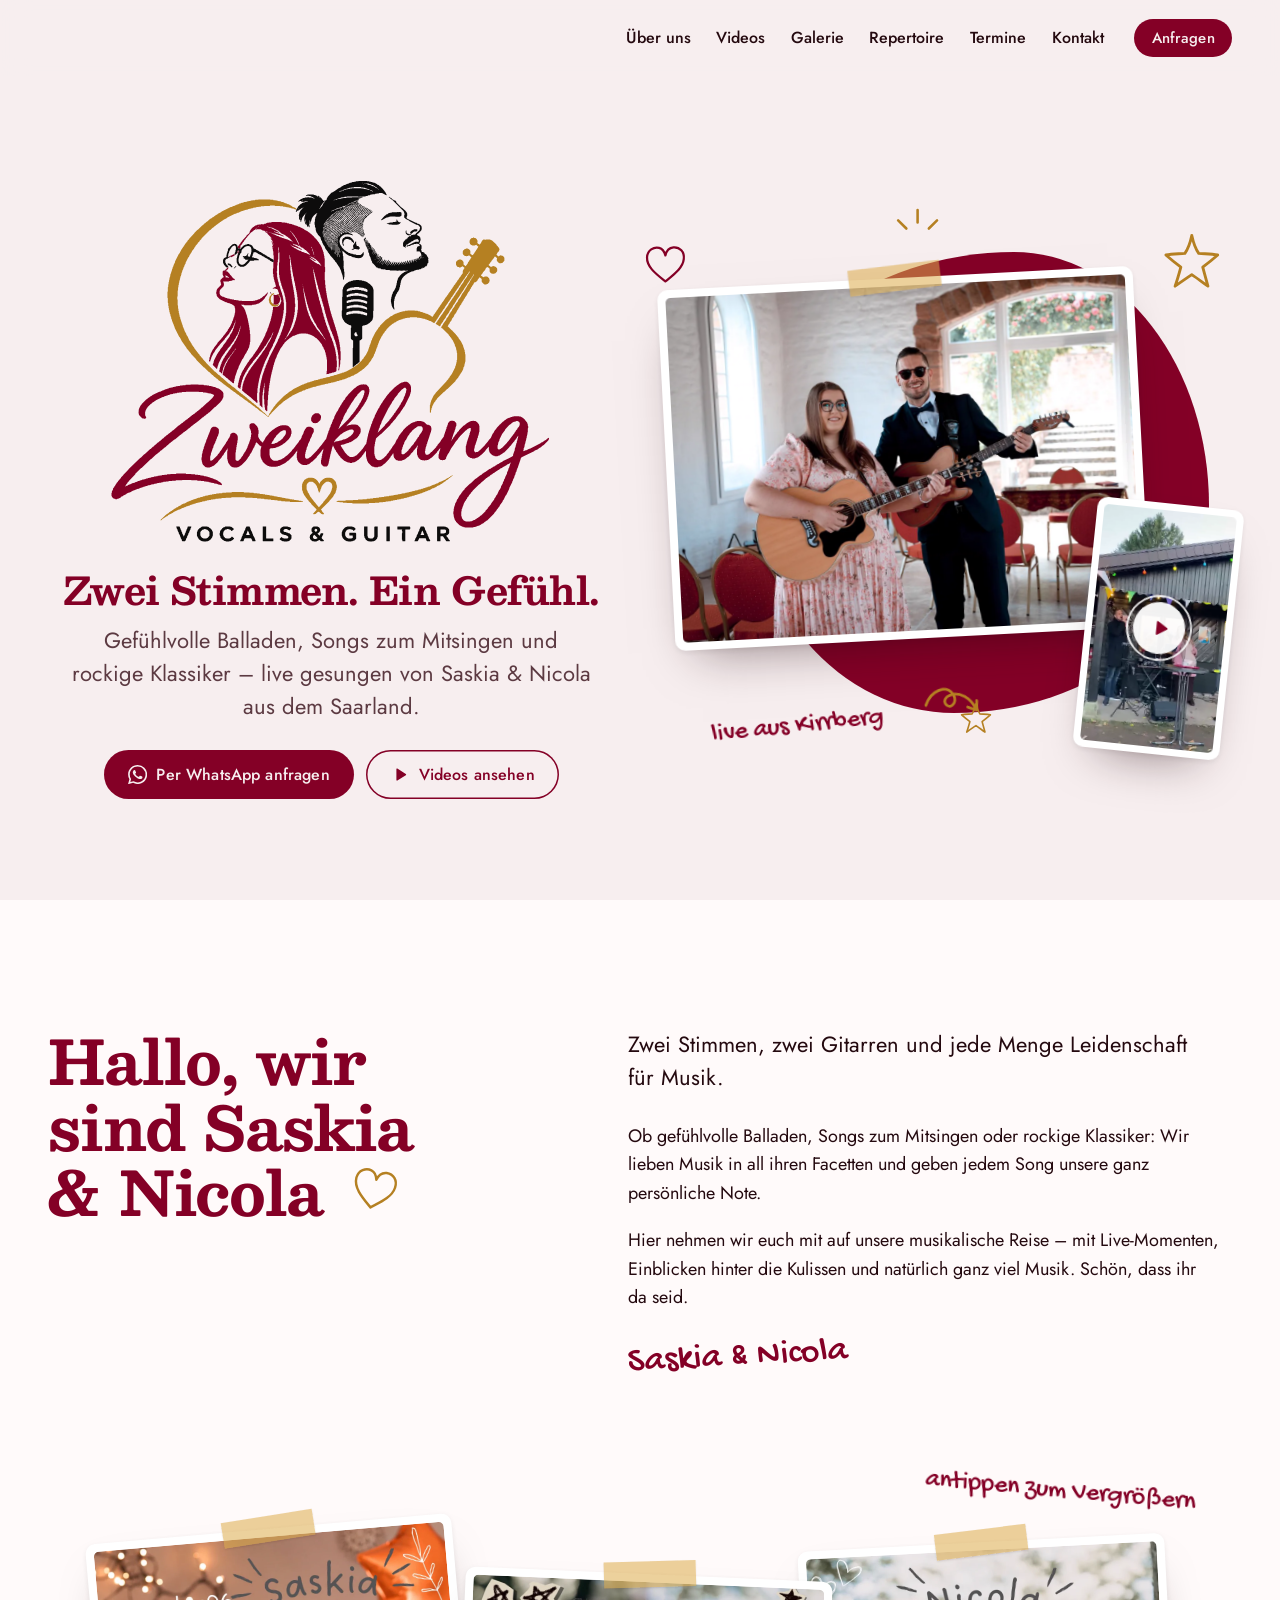
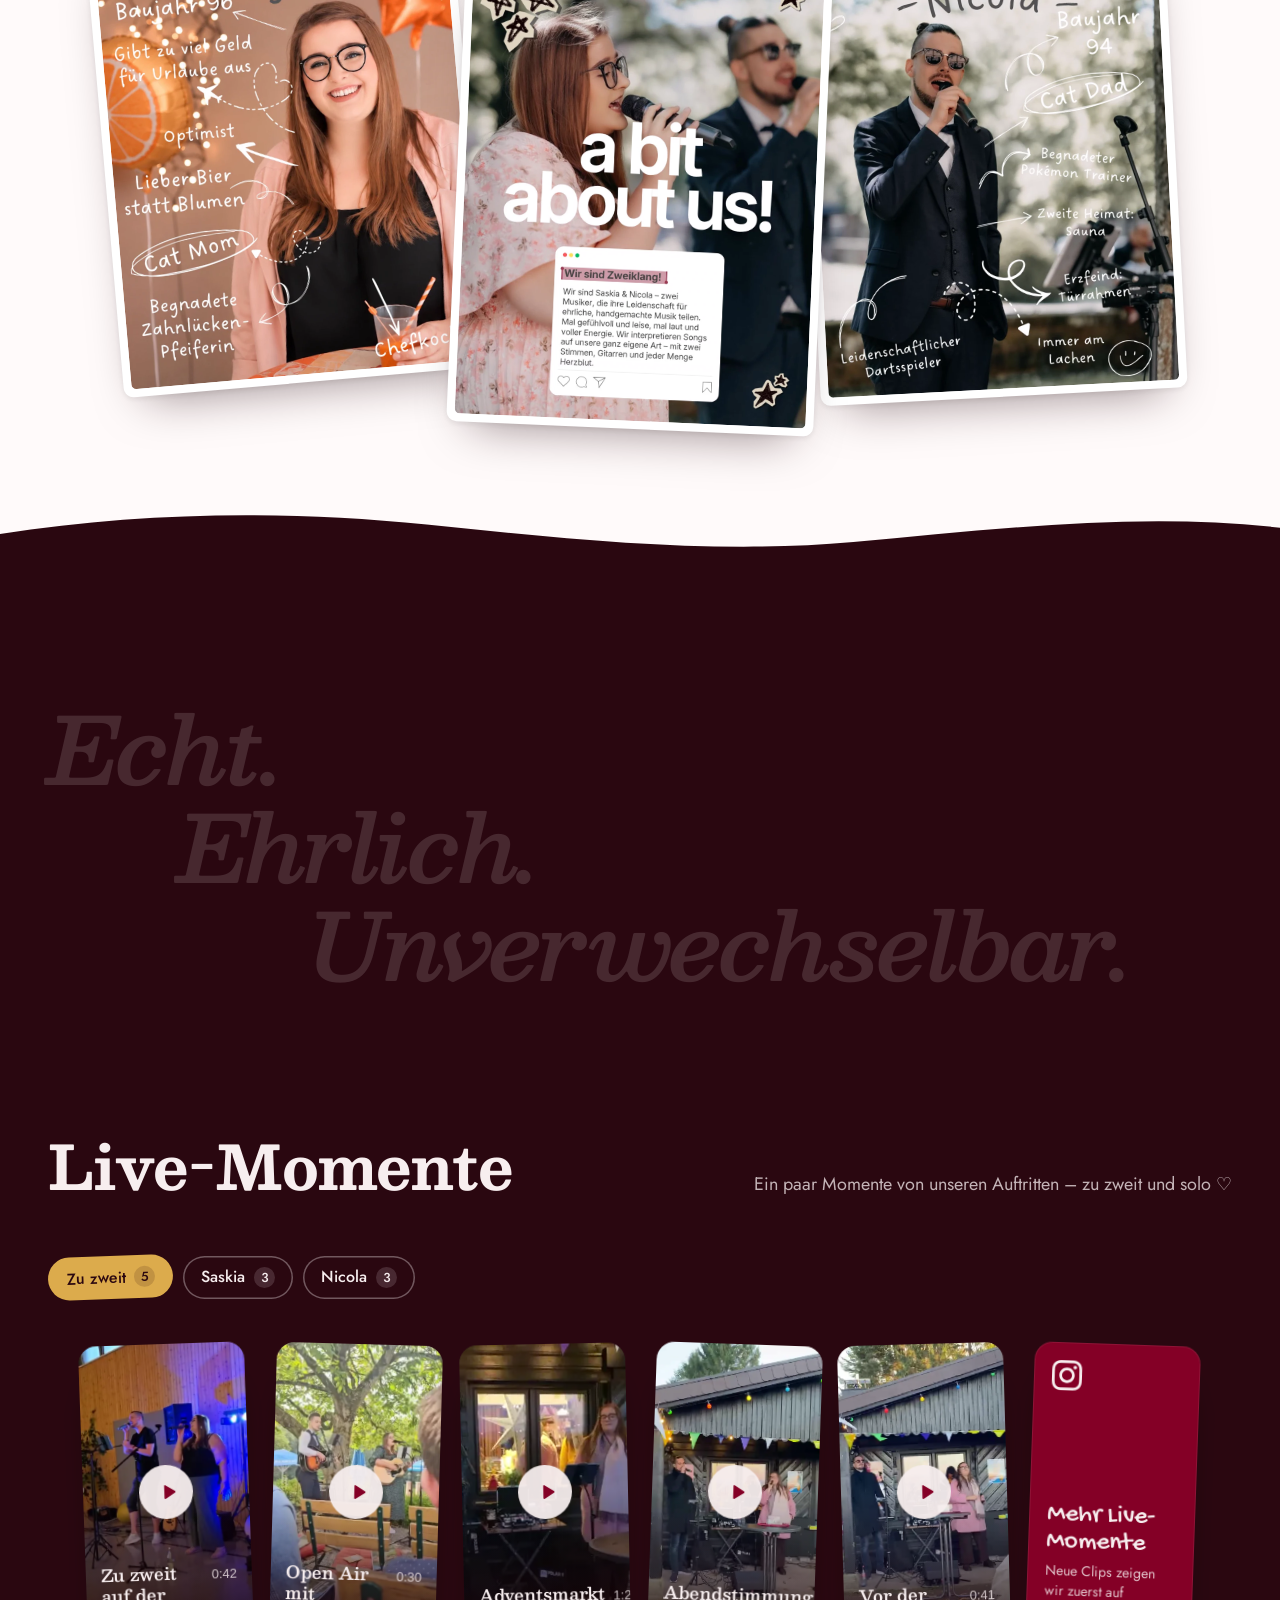
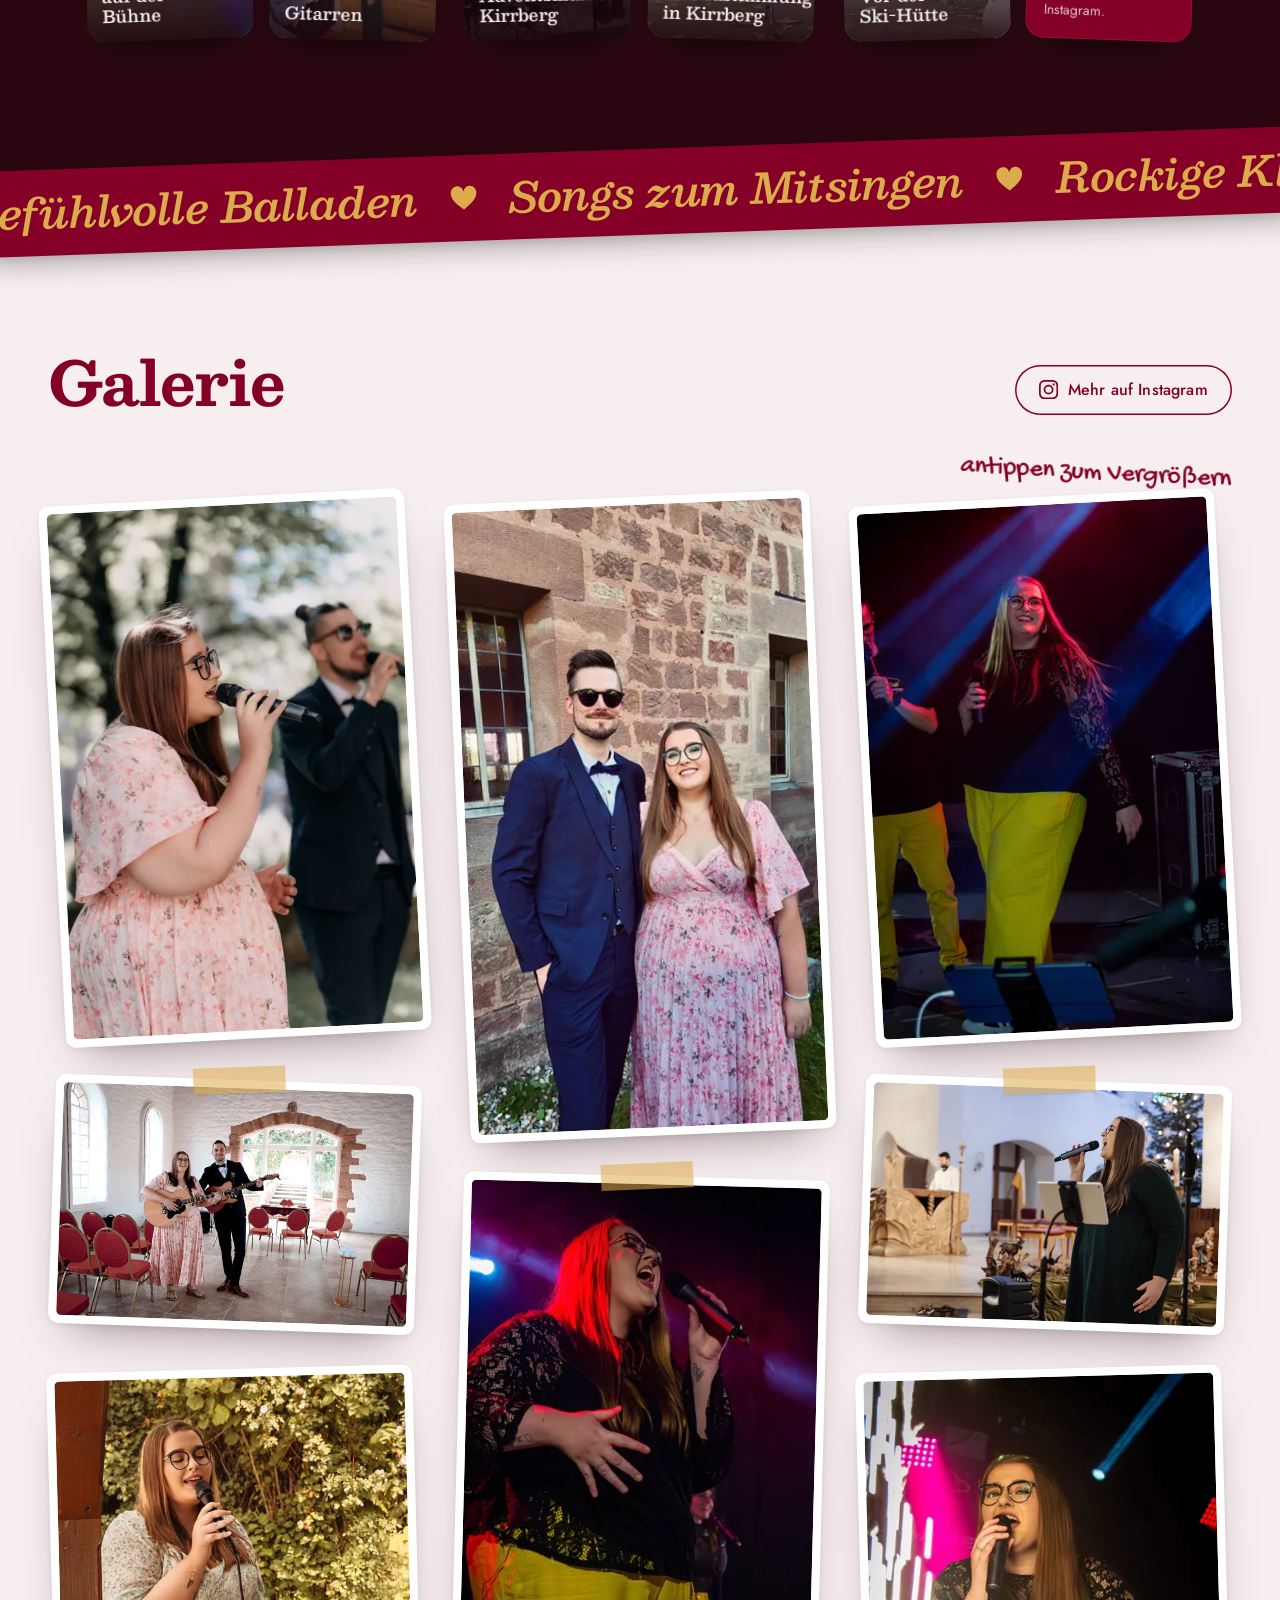
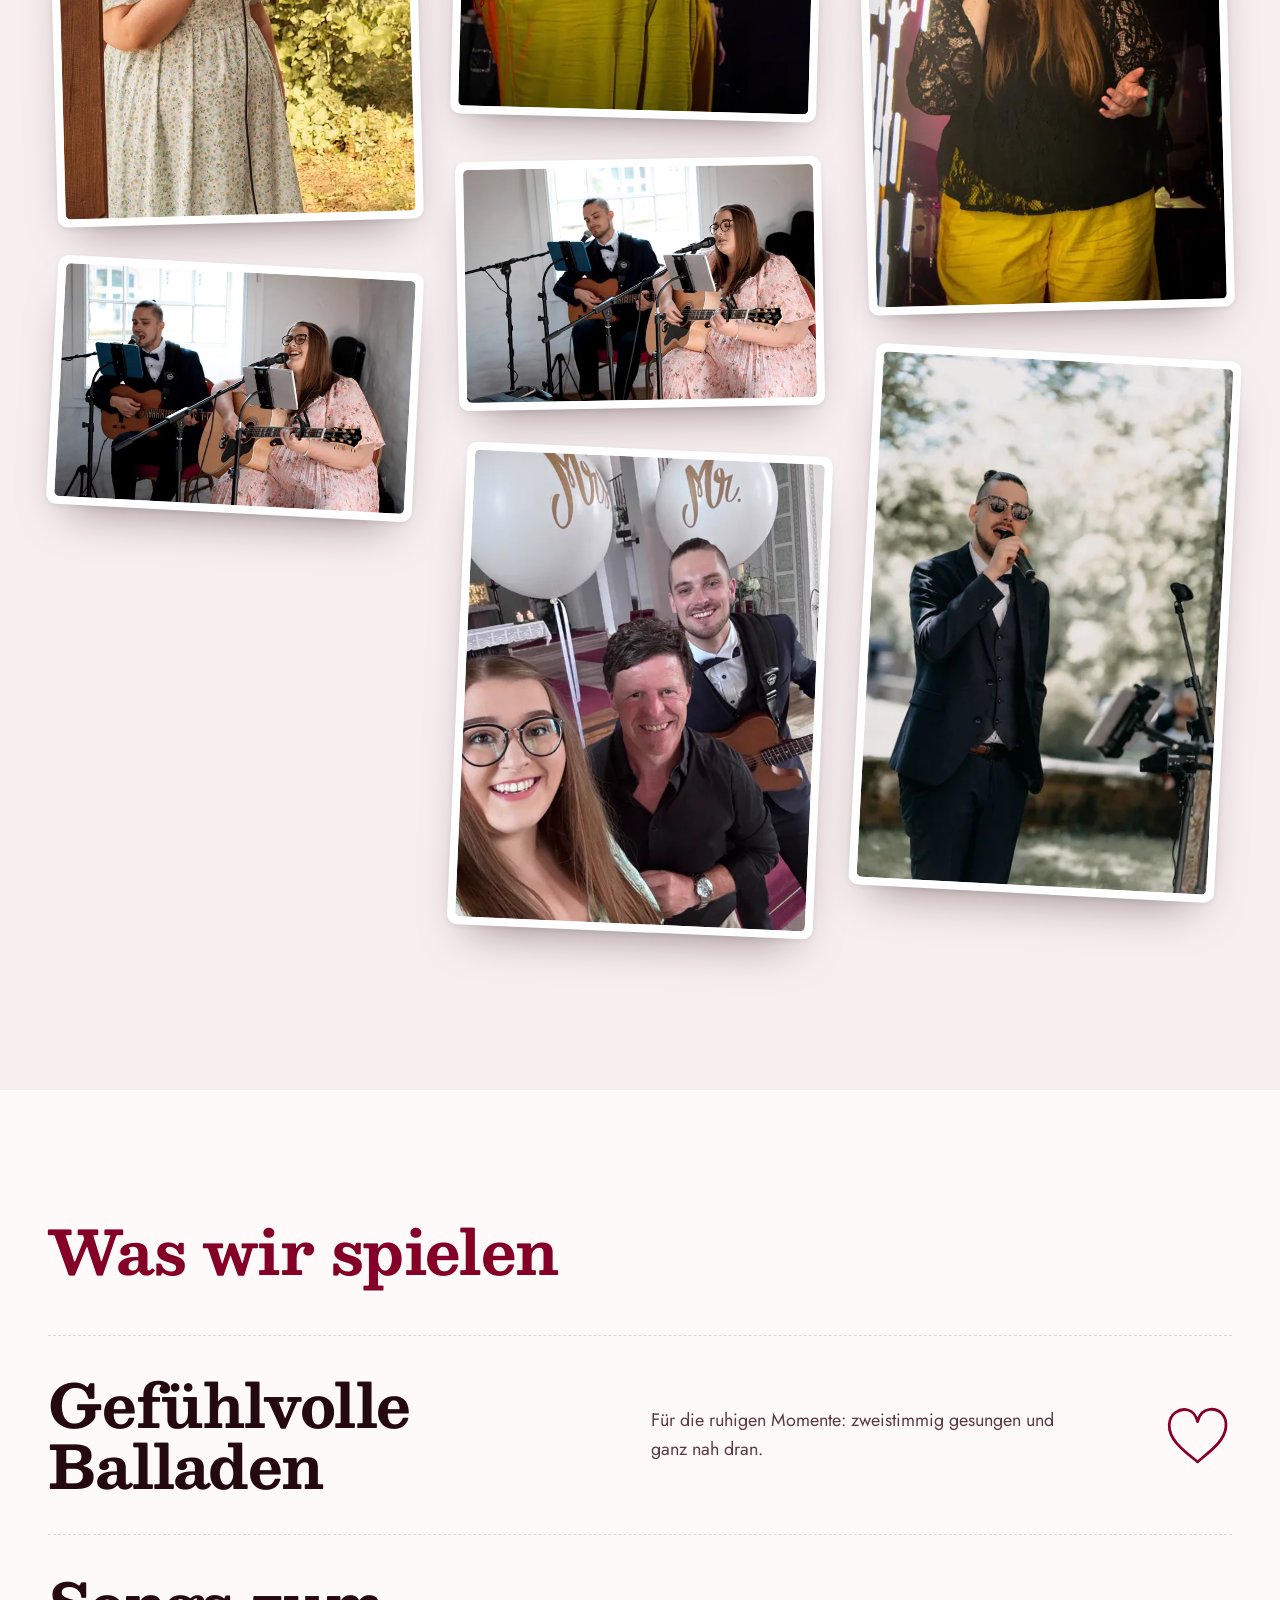
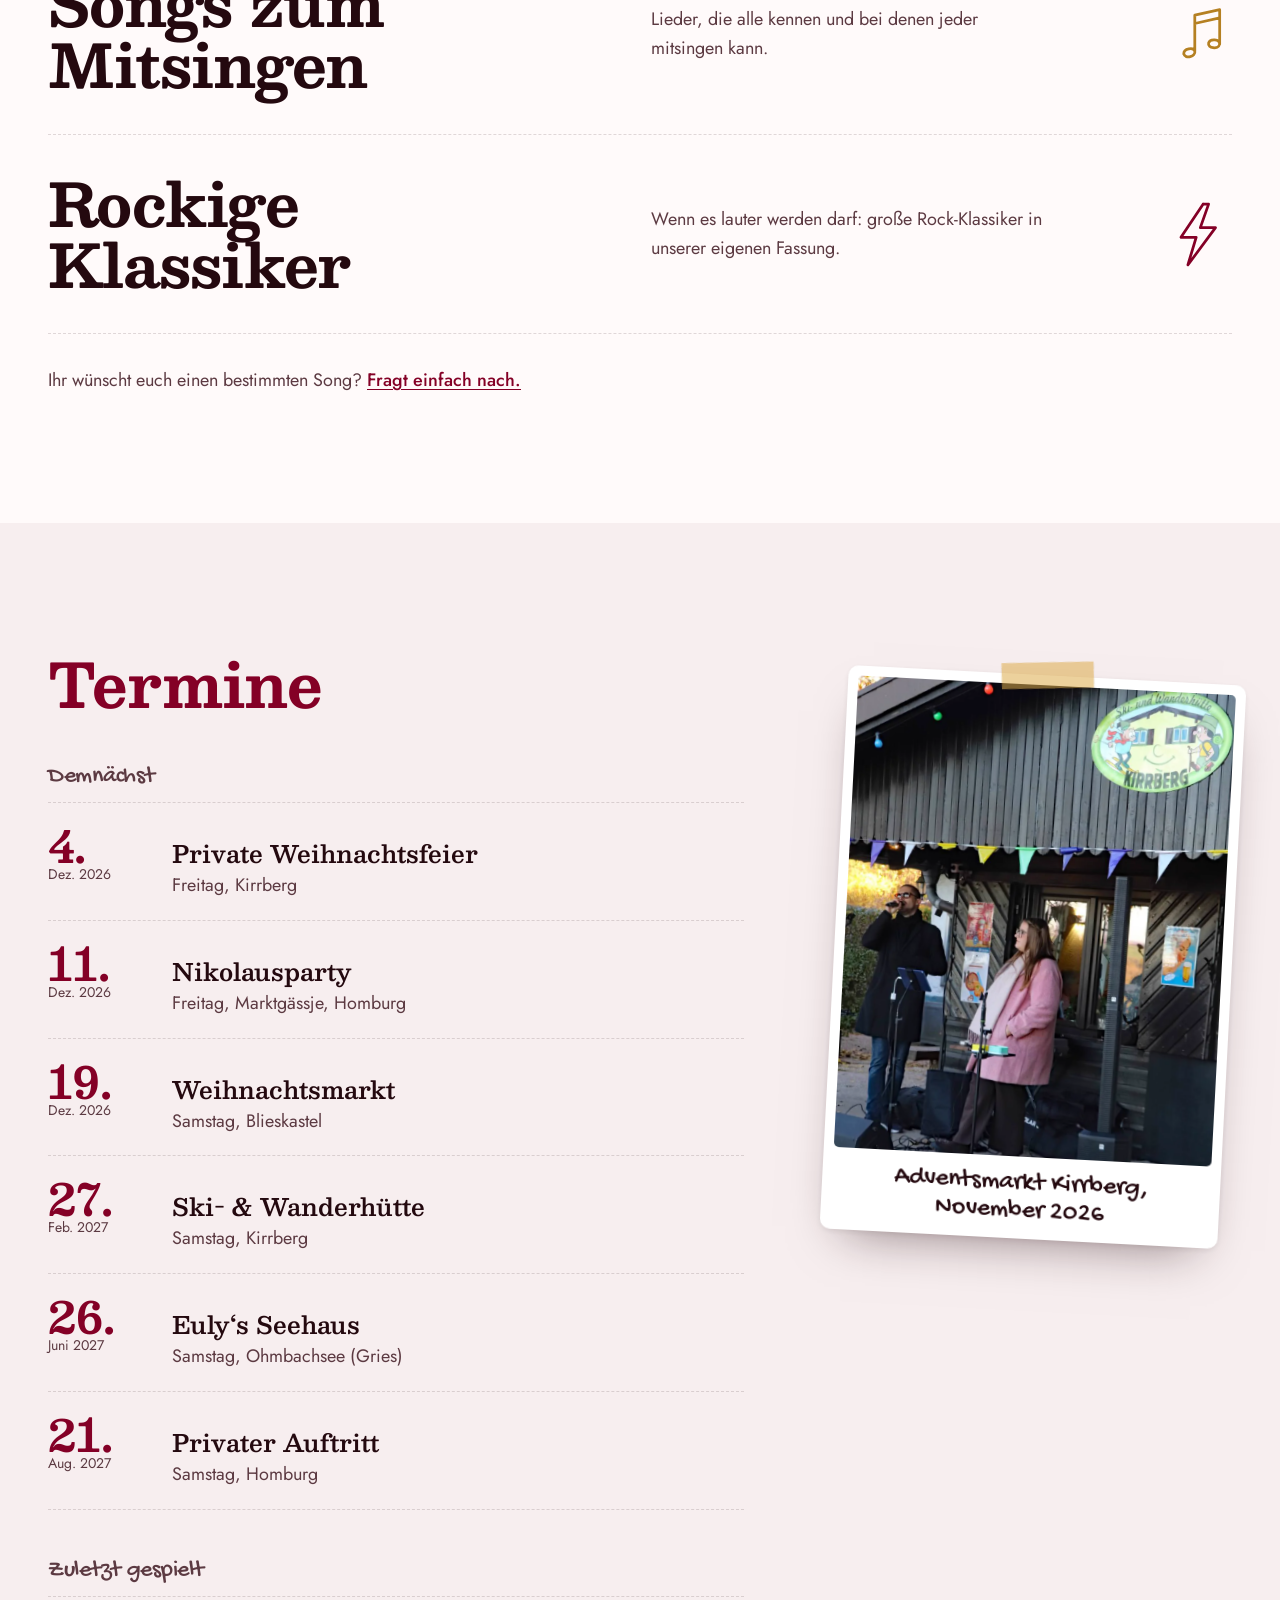
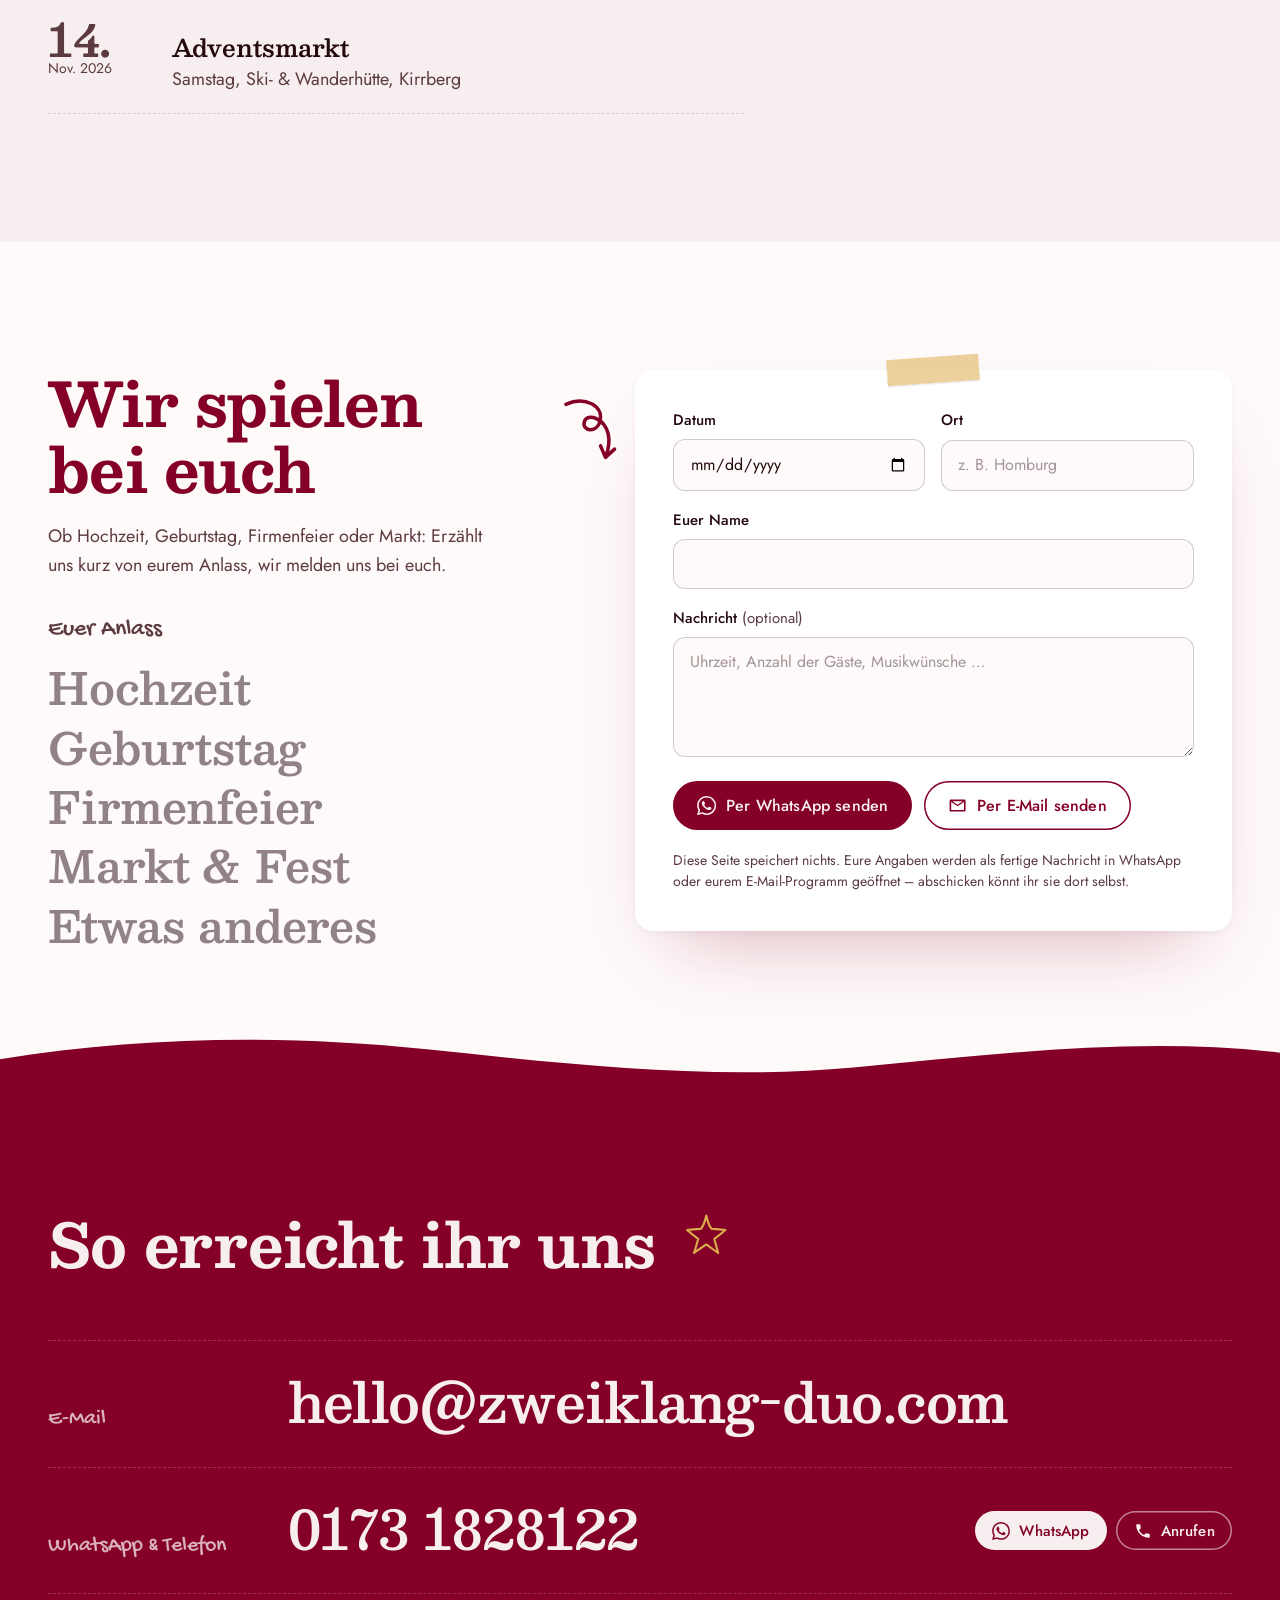
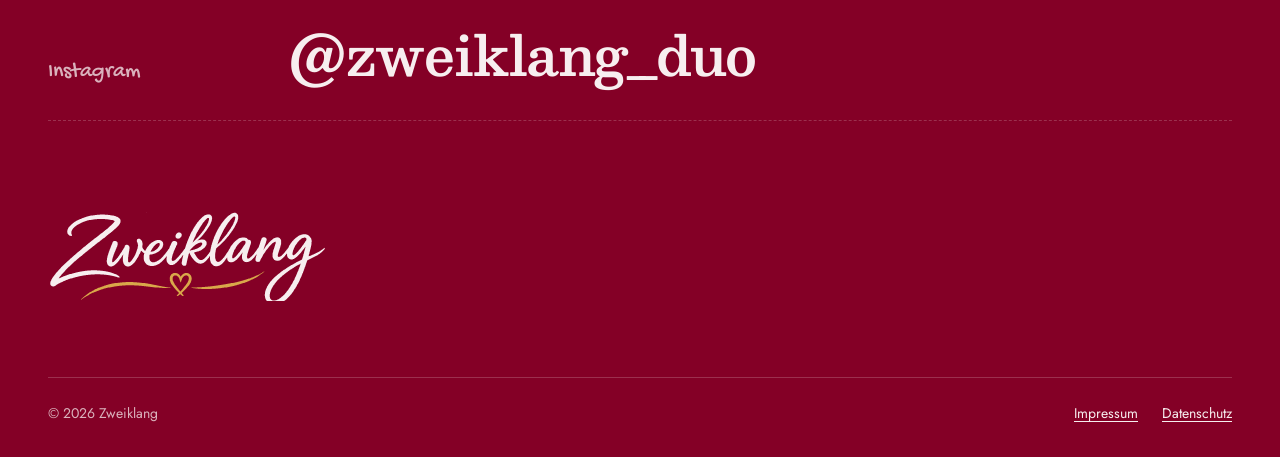
<file: index.html>
<!doctype html>
<html lang="de">
<head>
  <meta charset="utf-8">
  <meta name="viewport" content="width=device-width, initial-scale=1">
  <title>Zweiklang – Saskia &amp; Nicola, Duo aus dem Saarland</title>
  <meta name="description" content="Zweiklang sind Saskia &amp; Nicola: zwei Stimmen, zwei Gitarren, ein Duo aus dem Saarland. Gefühlvolle Balladen, Songs zum Mitsingen und rockige Klassiker – für Hochzeit, Geburtstag, Firmenfeier und Fest.">
  <meta name="theme-color" content="#f7eeef">
  <link rel="icon" href="assets/img/favicon.svg" type="image/svg+xml">
  <link rel="preload" href="assets/fonts/besley-normal.woff2" as="font" type="font/woff2" crossorigin>
  <link rel="preload" href="assets/fonts/jost-normal.woff2" as="font" type="font/woff2" crossorigin>
  <link rel="preload" href="assets/img/logo-animiert.svg" as="image" type="image/svg+xml">
  <link rel="stylesheet" href="assets/css/style.css?v=20261117a">

  <meta property="og:type" content="website">
  <meta property="og:locale" content="de_DE">
  <meta property="og:site_name" content="Zweiklang">
  <meta property="og:title" content="Zweiklang – Zwei Stimmen. Ein Gefühl.">
  <meta property="og:description" content="Saskia &amp; Nicola, Duo aus dem Saarland: Balladen, Songs zum Mitsingen und rockige Klassiker.">
  <meta property="og:image" content="https://kniest94.github.io/zweiklang/assets/img/hero-duo2.jpg">
  <meta name="twitter:card" content="summary_large_image">

  <script type="application/ld+json">
  {
    "@context": "https://schema.org",
    "@type": "MusicGroup",
    "name": "Zweiklang",
    "description": "Duo aus dem Saarland: zwei Stimmen, zwei Gitarren. Balladen, Songs zum Mitsingen und rockige Klassiker.",
    "member": [{ "@type": "Person", "name": "Saskia" }, { "@type": "Person", "name": "Nicola" }],
    "email": "hello@zweiklang-duo.com",
    "telephone": "+49 173 1828122",
    "areaServed": "Saarland",
    "sameAs": ["https://www.instagram.com/zweiklang_duo/"]
  }
  </script>
  <script>
    // Bewegung nur, wenn JavaScript läuft und niemand reduzierte Bewegung eingestellt hat
    if (!window.matchMedia('(prefers-reduced-motion: reduce)').matches) document.documentElement.classList.add('bewegung');
  </script>
  <script src="assets/js/inhalte.js?v=20261117c" defer></script>
  <script src="assets/js/inhalt-laden.js?v=20261117c" defer></script>
  <script src="assets/js/main.js?v=20261117c" defer></script>
</head>
<body>
  <a class="sprung" href="#inhalt">Zum Inhalt springen</a>

  <!-- Icons und handgezeichnete Kritzel (im Stil der Instagram-Steckbriefe) -->
  <svg class="sprite" aria-hidden="true" focusable="false">
    <symbol id="i-play" viewBox="0 0 24 24"><path d="M8 5.2v13.6a.8.8 0 0 0 1.2.7l10.6-6.8a.8.8 0 0 0 0-1.4L9.2 4.5A.8.8 0 0 0 8 5.2Z"/></symbol>
    <symbol id="i-mail" viewBox="0 0 24 24"><path d="M3.5 4.5h17A1.5 1.5 0 0 1 22 6v12a1.5 1.5 0 0 1-1.5 1.5h-17A1.5 1.5 0 0 1 2 18V6a1.5 1.5 0 0 1 1.5-1.5Zm.5 3v10h16v-10l-8 5.4-8-5.4Zm1.6-1L12 10.8l6.4-4.3H5.6Z"/></symbol>
    <symbol id="i-telefon" viewBox="0 0 24 24"><path d="M6.6 10.8a15.1 15.1 0 0 0 6.6 6.6l2.2-2.2a1 1 0 0 1 1-.25c1.1.37 2.3.57 3.6.57a1 1 0 0 1 1 1V20a1 1 0 0 1-1 1A17 17 0 0 1 3 4a1 1 0 0 1 1-1h3.5a1 1 0 0 1 1 1c0 1.25.2 2.45.57 3.57a1 1 0 0 1-.25 1L6.6 10.8Z"/></symbol>
    <symbol id="i-pfeil" viewBox="0 0 24 24"><path d="M12.6 4.6 20 12l-7.4 7.4-1.4-1.4 5-5H4v-2h12.2l-5-5Z"/></symbol>
    <symbol id="i-zu" viewBox="0 0 24 24"><path d="M6.4 5 12 10.6 17.6 5 19 6.4 13.4 12l5.6 5.6-1.4 1.4-5.6-5.6L6.4 19 5 17.6l5.6-5.6L5 6.4Z"/></symbol>
    <symbol id="i-whatsapp" viewBox="0 0 24 24"><path d="M17.472 14.382c-.297-.149-1.758-.867-2.03-.967-.273-.099-.471-.148-.67.15-.197.297-.767.966-.94 1.164-.173.199-.347.223-.644.075-.297-.15-1.255-.463-2.39-1.475-.883-.788-1.48-1.761-1.653-2.059-.173-.297-.018-.458.13-.606.134-.133.298-.347.446-.52.149-.174.198-.298.298-.497.099-.198.05-.371-.025-.52-.075-.149-.669-1.612-.916-2.207-.242-.579-.487-.5-.669-.51-.173-.008-.371-.01-.57-.01-.198 0-.52.074-.792.372-.272.297-1.04 1.016-1.04 2.479 0 1.462 1.065 2.875 1.213 3.074.149.198 2.096 3.2 5.077 4.487.709.306 1.262.489 1.694.625.712.227 1.36.195 1.871.118.571-.085 1.758-.719 2.006-1.413.248-.694.248-1.289.173-1.413-.074-.124-.272-.198-.57-.347m-5.421 7.403h-.004a9.87 9.87 0 01-5.031-1.378l-.361-.214-3.741.982.998-3.648-.235-.374a9.86 9.86 0 01-1.51-5.26c.001-5.45 4.436-9.884 9.888-9.884 2.64 0 5.122 1.03 6.988 2.898a9.825 9.825 0 012.893 6.994c-.003 5.45-4.437 9.884-9.885 9.884m8.413-18.297A11.815 11.815 0 0012.05 0C5.495 0 .16 5.335.157 11.892c0 2.096.547 4.142 1.588 5.945L.057 24l6.305-1.654a11.882 11.882 0 005.683 1.448h.005c6.554 0 11.89-5.335 11.893-11.893a11.821 11.821 0 00-3.48-8.413Z"/></symbol>
    <symbol id="i-instagram" viewBox="0 0 24 24"><path d="M7.0301.084c-1.2768.0602-2.1487.264-2.911.5634-.7888.3075-1.4575.72-2.1228 1.3877-.6652.6677-1.075 1.3368-1.3802 2.127-.2954.7638-.4956 1.6365-.552 2.914-.0564 1.2775-.0689 1.6882-.0626 4.947.0062 3.2586.0206 3.6671.0825 4.9473.061 1.2765.264 2.1482.5635 2.9107.308.7889.72 1.4573 1.388 2.1228.6679.6655 1.3365 1.0743 2.1285 1.38.7632.295 1.6361.4961 2.9134.552 1.2773.056 1.6884.069 4.9462.0627 3.2578-.0062 3.668-.0207 4.9478-.0814 1.28-.0607 2.147-.2652 2.9098-.5633.7889-.3086 1.4578-.72 2.1228-1.3881.665-.6682 1.0745-1.3378 1.3795-2.1284.2957-.7632.4966-1.636.552-2.9124.056-1.2809.0692-1.6898.063-4.948-.0063-3.2583-.021-3.6668-.0817-4.9465-.0607-1.2797-.264-2.1487-.5633-2.9117-.3084-.7889-.72-1.4568-1.3876-2.1228C21.2982 1.33 20.628.9208 19.8378.6165 19.074.321 18.2017.1197 16.9244.0645 15.6471.0093 15.236-.005 11.977.0014 8.718.0076 8.31.0215 7.0301.0839m.1402 21.6932c-1.17-.0509-1.8053-.2453-2.2287-.408-.5606-.216-.96-.4771-1.3819-.895-.422-.4178-.6811-.8186-.9-1.378-.1644-.4234-.3624-1.058-.4171-2.228-.0595-1.2645-.072-1.6442-.079-4.848-.007-3.2037.0053-3.583.0607-4.848.05-1.169.2456-1.805.408-2.2282.216-.5613.4762-.96.895-1.3816.4188-.4217.8184-.6814 1.3783-.9003.423-.1651 1.0575-.3614 2.227-.4171 1.2655-.06 1.6447-.072 4.848-.079 3.2033-.007 3.5835.005 4.8495.0608 1.169.0508 1.8053.2445 2.228.408.5608.216.96.4754 1.3816.895.4217.4194.6816.8176.9005 1.3787.1653.4217.3617 1.056.4169 2.2263.0602 1.2655.0739 1.645.0796 4.848.0058 3.203-.0055 3.5834-.061 4.848-.051 1.17-.245 1.8055-.408 2.2294-.216.5604-.4763.96-.8954 1.3814-.419.4215-.8181.6811-1.3783.9-.4224.1649-1.0577.3617-2.2262.4174-1.2656.0595-1.6448.072-4.8493.079-3.2045.007-3.5825-.006-4.848-.0608M16.953 5.5864A1.44 1.44 0 1 0 18.39 4.144a1.44 1.44 0 0 0-1.437 1.4424M5.8385 12.012c.0067 3.4032 2.7706 6.1557 6.173 6.1493 3.4026-.0065 6.157-2.7701 6.1506-6.1733-.0065-3.4032-2.771-6.1565-6.174-6.1498-3.403.0067-6.156 2.771-6.1496 6.1738M8 12.0077a4 4 0 1 1 4.008 3.9921A3.9996 3.9996 0 0 1 8 12.0077"/></symbol>

    <symbol id="k-stern" viewBox="0 0 100 100"><path pathLength="1" d="M50 6C53 20 57 30 62 37C73 38 84 38 95 40C86 48 77 55 69 61C72 72 75 83 78 94C68 87 59 80 50 74C41 80 31 87 21 94C25 83 28 72 31 61C23 55 14 48 5 40C16 38 27 38 38 37C43 30 47 20 50 6Z"/></symbol>
    <symbol id="k-herz" viewBox="0 0 100 100"><path pathLength="1" d="M50 88C30 72 8 56 9 34C10 18 24 10 36 13C44 15 48 22 50 30C52 21 58 13 68 12C82 11 93 22 91 38C89 58 68 73 50 88Z"/></symbol>
    <symbol id="k-pfeil" viewBox="0 0 100 100"><path pathLength="1" d="M8 30C28 8 58 10 62 32C65 50 44 56 42 42C40 28 66 26 80 44C86 52 89 62 90 74M77 64L90 76L97 60"/></symbol>
    <symbol id="k-strahlen" viewBox="0 0 100 100"><path pathLength="1" d="M28 44L12 28M50 32L50 8M72 44L88 28"/></symbol>
    <symbol id="k-kreis" viewBox="0 0 100 100"><path pathLength="1" d="M62 10C30 6 5 22 5 48C5 75 34 92 60 89C86 86 97 64 93 42C89 22 66 9 38 14"/></symbol>
    <symbol id="k-welle" viewBox="0 0 200 30"><path pathLength="1" d="M4 18C24 4 40 30 60 16S96 4 116 16S152 30 172 14S192 10 196 12"/></symbol>
    <symbol id="k-noten" viewBox="0 0 100 100"><path pathLength="1" d="M30 78C30 70 44 68 46 74C48 82 32 86 30 78ZM46 74L46 22L82 14L82 64M82 64C82 56 68 56 66 62C64 70 80 72 82 64ZM46 34L82 26"/></symbol>
    <symbol id="k-blitz" viewBox="0 0 100 100"><path pathLength="1" d="M58 6L26 54L48 54L36 94L76 40L54 40L66 6Z"/></symbol>
  </svg>

  <header class="kopf" data-kopf>
    <div class="kopf__innen">
      <a class="kopf__marke" href="#top" aria-label="Zweiklang – zum Seitenanfang">
        <img src="assets/img/wortmarke-wein.svg" alt="" width="149" height="48">
      </a>
      <nav class="kopf__nav" id="hauptnavigation" aria-label="Hauptnavigation">
        <ul>
          <li><a href="#ueber-uns">Über uns</a></li>
          <li><a href="#videos">Videos</a></li>
          <li><a href="#galerie">Galerie</a></li>
          <li><a href="#repertoire">Repertoire</a></li>
          <li><a href="#termine">Termine</a></li>
          <li><a href="#kontakt">Kontakt</a></li>
          <li class="kopf__nav-cta"><a class="btn btn--wein" href="#anfragen">Anfragen</a></li>
        </ul>
      </nav>
      <a class="btn btn--klein btn--wein kopf__cta" href="#anfragen">Anfragen</a>
      <button class="kopf__menu" type="button" aria-expanded="false" aria-controls="hauptnavigation">
        <span class="kopf__menu-striche" aria-hidden="true"></span>
        <span class="kopf__menu-text">Menü</span>
      </button>
    </div>
  </header>

  <main id="inhalt">

    <!-- Aufmacher: Logo im Original, daneben Fotos wie Abzüge -->
    <section class="hero" id="top" aria-labelledby="hero-titel" data-hero>
      <div class="container hero__raster">
        <div class="hero__text">
          <h1 class="hero__logo" id="hero-titel">
            <img src="assets/img/logo-animiert.svg" width="1190" height="980" alt="Zweiklang – Vocals &amp; Guitar">
          </h1>
          <p class="hero__slogan">Zwei Stimmen. Ein Gefühl.</p>
          <p class="hero__lead">Gefühlvolle Balladen, Songs zum Mitsingen und rockige Klassiker – live gesungen von Saskia &amp; Nicola aus dem Saarland.</p>
          <div class="hero__aktionen">
            <a class="btn btn--wein" href="https://wa.me/491731828122?text=Hallo%20Saskia%20%26%20Nicola%2C%20wir%20m%C3%B6chten%20euch%20gern%20f%C3%BCr%20eine%20Veranstaltung%20anfragen." target="_blank" rel="noopener">
              <svg class="icon" aria-hidden="true"><use href="#i-whatsapp"/></svg>Per WhatsApp anfragen
            </a>
            <a class="btn btn--rand-wein" href="#videos">
              <svg class="icon" aria-hidden="true"><use href="#i-play"/></svg>Videos ansehen
            </a>
          </div>
        </div>

        <div class="hero__buehne">
          <div class="hero__fleck parallax" style="--tiefe: .35" aria-hidden="true"></div>
          <figure class="print print--band hero__foto parallax" style="--dreh: -3deg; --tiefe: .7">
            <img src="assets/img/hero-duo2.webp" width="1400" height="933" fetchpriority="high"
                 alt="Saskia und Nicola lachen mit ihren Gitarren in einem hellen Saal mit Backsteinbogen und roten Stühlen">
          </figure>
          <button class="print hero__clip parallax" type="button" style="--dreh: 6deg; --tiefe: 1.3"
                  data-video="assets/video/duo-kirrberg-1.mp4" data-titel="Saskia &amp; Nicola live"
                  aria-label="Video abspielen: Saskia und Nicola live in Kirrberg, 0:28 Minuten">
            <video src="assets/video/hero-loop.mp4" poster="assets/video/hero-loop.webp" muted loop playsinline autoplay preload="metadata" aria-hidden="true"></video>
            <span class="hero__clip-play" aria-hidden="true"><svg class="icon"><use href="#i-play"/></svg></span>
          </button>
          <p class="handnotiz hero__notiz parallax" style="--tiefe: 1.6" aria-hidden="true">
            live aus Kirrberg
            <svg class="kritzel hero__notiz-pfeil" data-zeichnen><use href="#k-pfeil"/></svg>
          </p>
          <svg class="kritzel kritzel--gold hero__k1 parallax schwebt" style="--tiefe: 2" data-zeichnen aria-hidden="true"><use href="#k-stern"/></svg>
          <svg class="kritzel kritzel--wein hero__k2 parallax schwebt" style="--tiefe: 1.8" data-zeichnen aria-hidden="true"><use href="#k-herz"/></svg>
          <svg class="kritzel kritzel--gold hero__k3 parallax" style="--tiefe: 1.2" data-zeichnen aria-hidden="true"><use href="#k-strahlen"/></svg>
          <svg class="kritzel kritzel--gold hero__k4 parallax schwebt" style="--tiefe: 2.4" data-zeichnen aria-hidden="true"><use href="#k-stern"/></svg>
        </div>
      </div>
    </section>

    <!-- Über uns + Steckbriefe -->
    <section class="ueber abschnitt" id="ueber-uns" aria-labelledby="ueber-titel">
      <div class="container ueber__raster">
        <h2 id="ueber-titel" data-auftritt>
          Hallo, wir sind Saskia &amp; Nicola
          <svg class="kritzel kritzel--gold ueber__herz" data-zeichnen aria-hidden="true"><use href="#k-herz"/></svg>
        </h2>
        <div class="ueber__text" data-auftritt style="--i: 1">
          <p class="lead">Zwei Stimmen, zwei Gitarren und jede Menge Leidenschaft für Musik.</p>
          <p>Ob gefühlvolle Balladen, Songs zum Mitsingen oder rockige Klassiker: Wir lieben Musik in all ihren Facetten und geben jedem Song unsere ganz persönliche Note.</p>
          <p>Hier nehmen wir euch mit auf unsere musikalische Reise – mit Live-Momenten, Einblicken hinter die Kulissen und natürlich ganz viel Musik. Schön, dass ihr da seid.</p>
          <p class="ueber__gruss">Saskia &amp; Nicola</p>
        </div>
      </div>
      <div class="container steckbriefe__rahmen">
        <p class="handnotiz steckbriefe__hinweis" aria-hidden="true">antippen zum Vergrößern</p>
        <ul class="steckbriefe" data-steckbriefe aria-label="Steckbriefe">
          <!-- Wird aus assets/js/inhalte.js gefüllt -->
        </ul>
      </div>
    </section>

    <!-- Motto + Videos auf dunklem Grund -->
    <section class="motto welle" aria-label="Unser Motto">
      <p class="motto__text" data-motto>
        <span class="motto__wort">Echt.</span>
        <span class="motto__wort">Ehrlich.</span>
        <span class="motto__wort">Unverwech&shy;selbar.<svg class="kritzel motto__welle" viewBox="0 0 200 30" preserveAspectRatio="none" aria-hidden="true"><use href="#k-welle"/></svg></span>
      </p>
    </section>

    <section class="videos" id="videos" aria-labelledby="videos-titel">
      <div class="container">
        <div class="videos__kopf">
          <h2 id="videos-titel" data-auftritt>Live-Momente</h2>
          <p data-auftritt style="--i: 1">Ein paar Momente von unseren Auftritten – zu zweit und solo. Wählt einfach aus, wen ihr sehen wollt.</p>
        </div>
        <div class="videos__filter" role="group" aria-label="Videos auswählen" data-video-filter>
          <!-- Wird aus assets/js/inhalte.js gefüllt (videogruppen) -->
        </div>
        <ul class="videos__raster" data-videos aria-live="polite">
          <!-- Wird aus assets/js/inhalte.js gefüllt -->
        </ul>
        <noscript><p class="hinweis-hell">Zum Abspielen der Videos bitte JavaScript aktivieren.</p></noscript>
        <div class="hoerproben" data-hoerproben hidden>
          <h3>Hörproben</h3>
          <ul class="hoerproben__liste" data-hoerproben-liste></ul>
        </div>
      </div>
    </section>

    <!-- Laufband -->
    <div class="laufband-rahmen" aria-hidden="true">
    <div class="laufband">
      <div class="laufband__spur" data-laufband>
        <div class="laufband__teil">
          <span>Gefühlvolle Balladen</span><svg class="laufband__herz"><use href="#k-herz"/></svg>
          <span>Songs zum Mitsingen</span><svg class="laufband__herz"><use href="#k-herz"/></svg>
          <span>Rockige Klassiker</span><svg class="laufband__herz"><use href="#k-herz"/></svg>
          <span>Hochzeiten</span><svg class="laufband__herz"><use href="#k-herz"/></svg>
          <span>Geburtstage</span><svg class="laufband__herz"><use href="#k-herz"/></svg>
          <span>Firmenfeiern</span><svg class="laufband__herz"><use href="#k-herz"/></svg>
          <span>Märkte &amp; Feste</span><svg class="laufband__herz"><use href="#k-herz"/></svg>
        </div>
      </div>
    </div>
    </div>

    <!-- Galerie -->
    <section class="galerie abschnitt" id="galerie" aria-labelledby="galerie-titel">
      <div class="container">
        <div class="galerie__kopf">
          <h2 id="galerie-titel" data-auftritt>
            Galerie
            <svg class="kritzel kritzel--gold galerie__stern" data-zeichnen aria-hidden="true"><use href="#k-stern"/></svg>
          </h2>
          <a class="btn btn--rand-wein" href="https://www.instagram.com/zweiklang_duo/" target="_blank" rel="noopener" data-auftritt style="--i: 1">
            <svg class="icon" aria-hidden="true"><use href="#i-instagram"/></svg>Mehr auf Instagram
          </a>
        </div>
        <p class="handnotiz galerie__hinweis" aria-hidden="true">antippen zum Vergrößern</p>
        <ul class="galerie__raster" data-galerie>
          <!-- Wird aus assets/js/inhalte.js gefüllt -->
        </ul>
      </div>
    </section>

    <!-- Repertoire -->
    <section class="repertoire abschnitt" id="repertoire" aria-labelledby="rep-titel">
      <div class="container">
        <h2 id="rep-titel" data-auftritt>Was wir spielen</h2>
        <div class="repertoire__liste" data-repertoire>
          <!-- Wird aus assets/js/inhalte.js gefüllt -->
        </div>
        <p class="repertoire__hinweis">Ihr wünscht euch einen bestimmten Song? <a href="#anfragen">Fragt einfach nach.</a></p>
      </div>
    </section>

    <!-- Termine -->
    <section class="termine abschnitt" id="termine" aria-labelledby="termine-titel">
      <div class="container termine__raster">
        <div class="termine__listen">
          <h2 id="termine-titel" data-auftritt>Termine</h2>
          <h3 class="termine__zwischen">Demnächst</h3>
          <div data-termine-kommend></div>
          <div data-termine-vergangen-box>
            <h3 class="termine__zwischen">Zuletzt gespielt</h3>
            <ol class="termine__liste termine__liste--vergangen" data-termine-vergangen></ol>
          </div>
        </div>
        <figure class="print print--polaroid print--band termine__bild" style="--dreh: 3deg" data-auftritt>
          <img src="assets/img/kirrberg-buehne.webp" width="1066" height="1600" loading="lazy"
               alt="Nicola und Saskia auf der Bühne vor der Ski- und Wanderhütte Kirrberg, über ihnen bunte Wimpel und eine Lichterkette">
          <figcaption class="handnotiz">Adventsmarkt Kirrberg, November 2026</figcaption>
        </figure>
      </div>
    </section>

    <!-- Anfrage -->
    <section class="anfrage abschnitt" id="anfragen" aria-labelledby="anfrage-titel">
      <div class="container">
        <form class="anfrage__form" data-anfrage novalidate>
          <div class="anfrage__links">
            <h2 id="anfrage-titel" data-auftritt>Wir spielen bei euch</h2>
            <p>Ob Hochzeit, Geburtstag, Firmenfeier oder Markt: Erzählt uns kurz von eurem Anlass, wir melden uns bei euch.</p>
            <fieldset class="anlaesse">
              <legend>Euer Anlass</legend>
              <div class="anlaesse__optionen">
                <label class="anlass"><input type="radio" name="anlass" value="Hochzeit"><span>Hochzeit<svg class="kritzel anlass__kreis" viewBox="0 0 100 100" preserveAspectRatio="none" aria-hidden="true"><use href="#k-kreis"/></svg></span></label>
                <label class="anlass"><input type="radio" name="anlass" value="Geburtstag"><span>Geburtstag<svg class="kritzel anlass__kreis" viewBox="0 0 100 100" preserveAspectRatio="none" aria-hidden="true"><use href="#k-kreis"/></svg></span></label>
                <label class="anlass"><input type="radio" name="anlass" value="Firmenfeier"><span>Firmenfeier<svg class="kritzel anlass__kreis" viewBox="0 0 100 100" preserveAspectRatio="none" aria-hidden="true"><use href="#k-kreis"/></svg></span></label>
                <label class="anlass"><input type="radio" name="anlass" value="Markt oder Fest"><span>Markt &amp; Fest<svg class="kritzel anlass__kreis" viewBox="0 0 100 100" preserveAspectRatio="none" aria-hidden="true"><use href="#k-kreis"/></svg></span></label>
                <label class="anlass"><input type="radio" name="anlass" value="Etwas anderes"><span>Etwas anderes<svg class="kritzel anlass__kreis" viewBox="0 0 100 100" preserveAspectRatio="none" aria-hidden="true"><use href="#k-kreis"/></svg></span></label>
              </div>
            </fieldset>
          </div>
          <div class="anfrage__karte print--band" data-auftritt style="--i: 1">
            <svg class="kritzel kritzel--wein anfrage__pfeil" data-zeichnen aria-hidden="true"><use href="#k-pfeil"/></svg>
            <div class="feld-reihe">
              <div class="feld">
                <label for="f-datum">Datum</label>
                <input id="f-datum" name="datum" type="date">
              </div>
              <div class="feld">
                <label for="f-ort">Ort</label>
                <input id="f-ort" name="ort" type="text" autocomplete="address-level2" placeholder="z. B. Homburg">
              </div>
            </div>
            <div class="feld">
              <label for="f-name">Euer Name</label>
              <input id="f-name" name="name" type="text" autocomplete="name">
            </div>
            <div class="feld">
              <label for="f-nachricht">Nachricht <span class="feld__optional">(optional)</span></label>
              <textarea id="f-nachricht" name="nachricht" rows="4" placeholder="Uhrzeit, Anzahl der Gäste, Musikwünsche&nbsp;…"></textarea>
            </div>
            <div class="anfrage__senden">
              <button class="btn btn--wein" type="button" data-senden="whatsapp">
                <svg class="icon" aria-hidden="true"><use href="#i-whatsapp"/></svg>Per WhatsApp senden
              </button>
              <button class="btn btn--rand-wein" type="button" data-senden="mail">
                <svg class="icon" aria-hidden="true"><use href="#i-mail"/></svg>Per E-Mail senden
              </button>
            </div>
            <p class="anfrage__hinweis">Diese Seite speichert nichts. Eure Angaben werden als fertige Nachricht in WhatsApp oder eurem E-Mail-Programm geöffnet – abschicken könnt ihr sie dort selbst.</p>
          </div>
        </form>
      </div>
    </section>

    <!-- Kontakt -->
    <section class="kontakt welle" id="kontakt" aria-labelledby="kontakt-titel">
      <div class="container">
        <h2 id="kontakt-titel" data-auftritt>
          So erreicht ihr uns
          <svg class="kritzel kritzel--gold kontakt__stern" data-zeichnen aria-hidden="true"><use href="#k-stern"/></svg>
        </h2>
        <ul class="kontakt__liste">
          <li class="kontakt__zeile" data-auftritt>
            <span class="kontakt__art">E-Mail</span>
            <a class="kontakt__wert" href="mailto:hello@zweiklang-duo.com">hello@zweiklang-duo.com</a>
          </li>
          <li class="kontakt__zeile" data-auftritt style="--i: 1">
            <span class="kontakt__art">WhatsApp &amp; Telefon</span>
            <a class="kontakt__wert" href="tel:+491731828122">0173 1828122</a>
            <span class="kontakt__extra">
              <a class="btn btn--klein btn--hell" href="https://wa.me/491731828122" target="_blank" rel="noopener"><svg class="icon" aria-hidden="true"><use href="#i-whatsapp"/></svg>WhatsApp</a>
              <a class="btn btn--klein btn--rand-hell" href="tel:+491731828122"><svg class="icon" aria-hidden="true"><use href="#i-telefon"/></svg>Anrufen</a>
            </span>
          </li>
          <li class="kontakt__zeile" data-auftritt style="--i: 2">
            <span class="kontakt__art">Instagram</span>
            <a class="kontakt__wert" href="https://www.instagram.com/zweiklang_duo/" target="_blank" rel="noopener">@zweiklang_duo</a>
          </li>
        </ul>
        <div class="kontakt__gruss">
          <img src="assets/img/wortmarke-hell.svg" width="1180" height="380" loading="lazy" alt="Zweiklang">
        </div>
      </div>
    </section>
  </main>

  <footer class="fuss">
    <div class="container fuss__innen">
      <p>© <span data-jahr>2026</span> Zweiklang</p>
      <nav class="fuss__nav" aria-label="Rechtliches">
        <a href="impressum.html">Impressum</a>
        <a href="datenschutz.html">Datenschutz</a>
      </nav>
    </div>
  </footer>

  <!-- Großansicht für Videos, Steckbriefe und Galerie -->
  <dialog class="buehne" data-buehne aria-label="Großansicht">
    <button class="buehne__zu" type="button" data-buehne-zu aria-label="Schließen">
      <svg class="icon" aria-hidden="true"><use href="#i-zu"/></svg>
    </button>
    <button class="buehne__pfeil buehne__pfeil--zurueck" type="button" data-buehne-zurueck aria-label="Vorheriges Foto" hidden>
      <svg class="icon" aria-hidden="true"><use href="#i-pfeil"/></svg>
    </button>
    <button class="buehne__pfeil buehne__pfeil--weiter" type="button" data-buehne-weiter aria-label="Nächstes Foto" hidden>
      <svg class="icon" aria-hidden="true"><use href="#i-pfeil"/></svg>
    </button>
    <div class="buehne__inhalt" data-buehne-inhalt></div>
  </dialog>
</body>
</html>
</file>
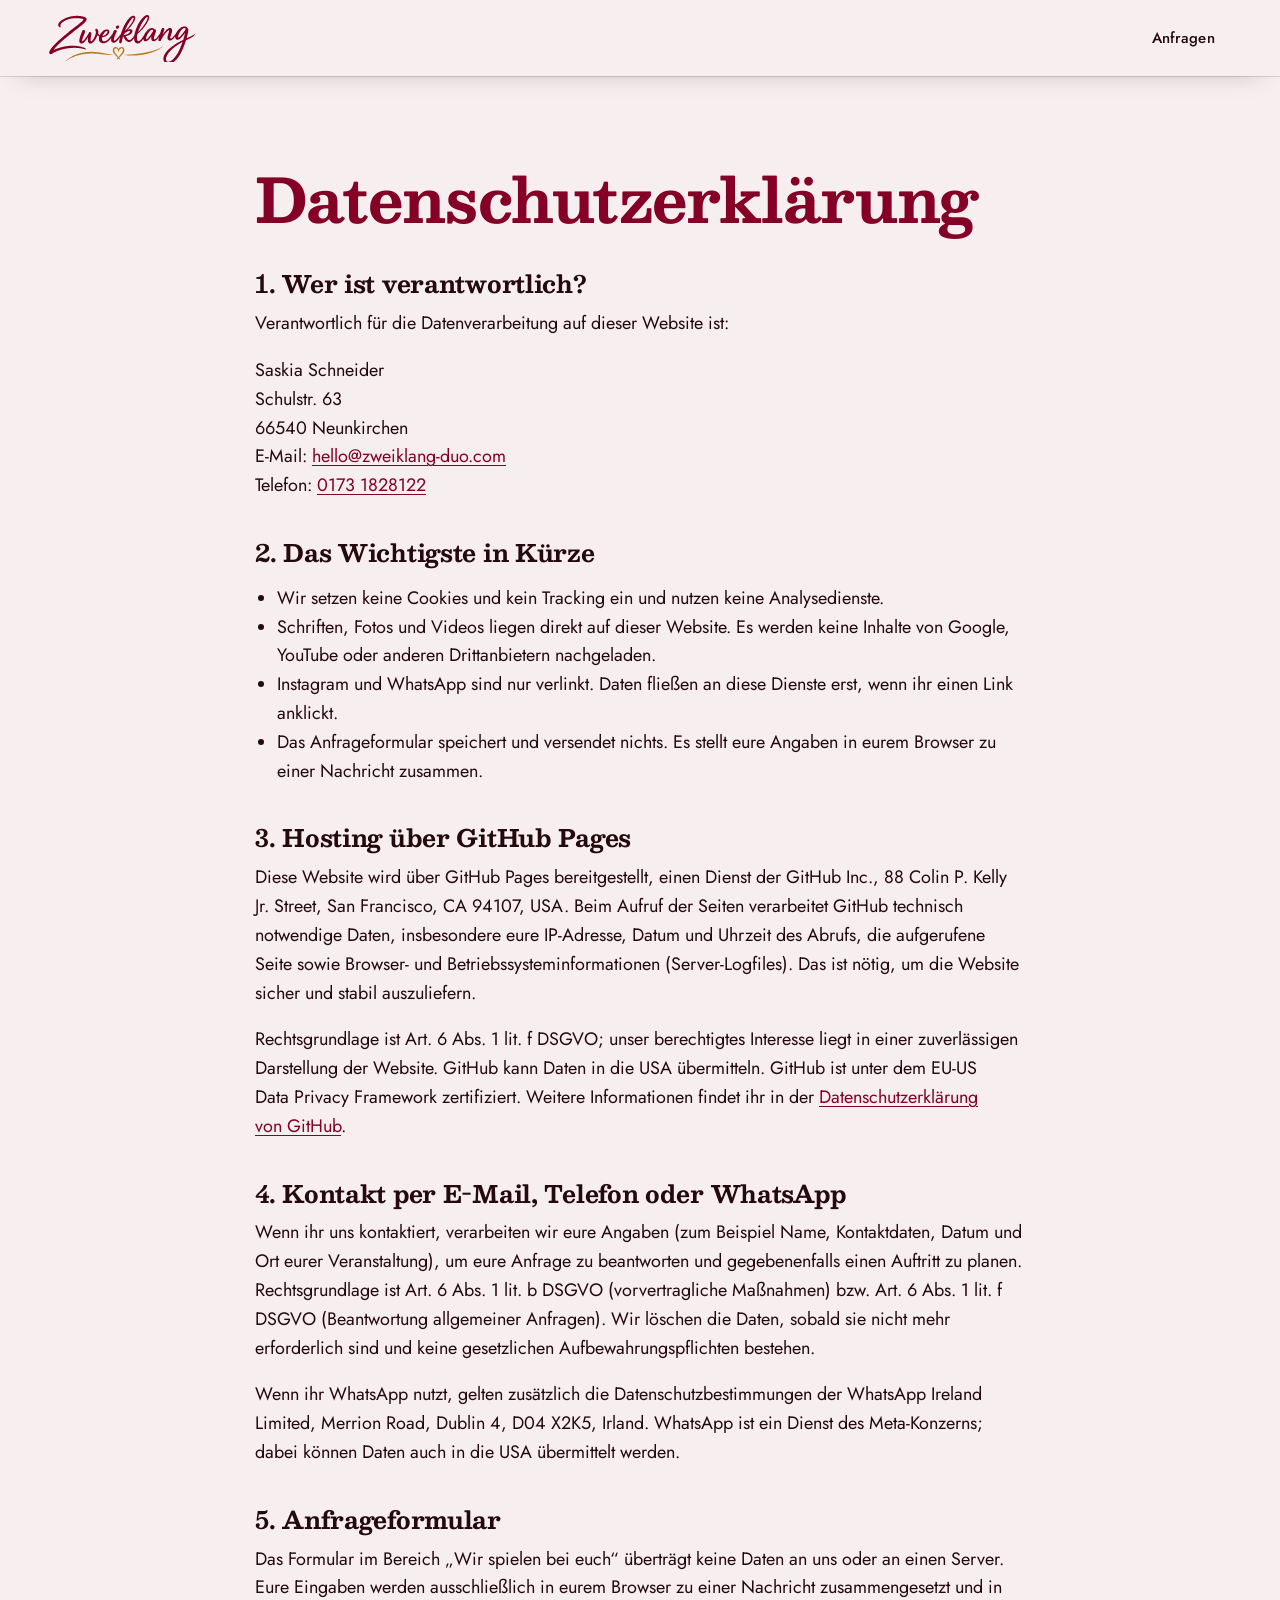
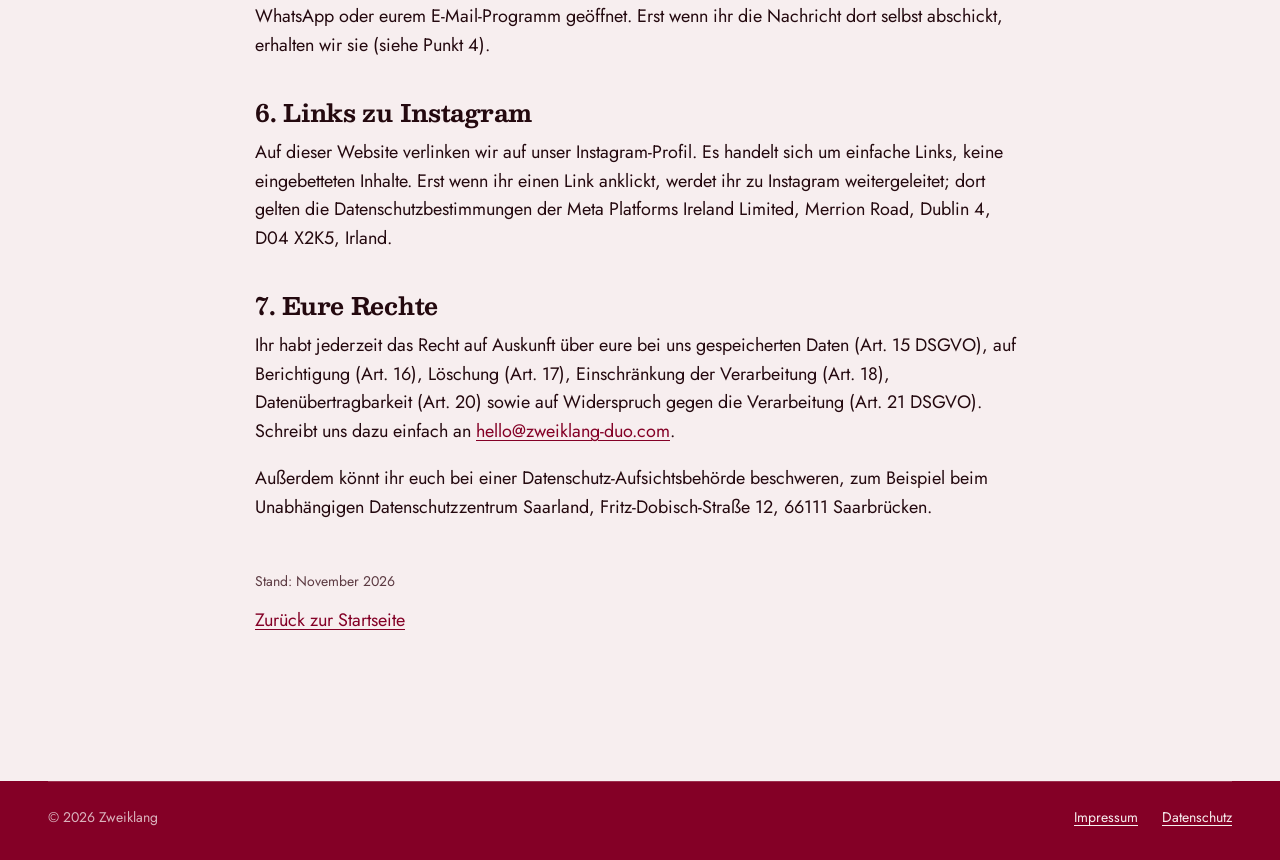
<file: datenschutz.html>
<!doctype html>
<html lang="de">
<head>
  <meta charset="utf-8">
  <meta name="viewport" content="width=device-width, initial-scale=1">
  <title>Datenschutz – Zweiklang</title>
  <meta name="robots" content="noindex, follow">
  <meta name="theme-color" content="#840026">
  <link rel="icon" href="assets/img/favicon.svg" type="image/svg+xml">
  <link rel="stylesheet" href="assets/css/style.css?v=20261117a">
</head>
<body>
  <a class="sprung" href="#inhalt">Zum Inhalt springen</a>

  <header class="kopf ist-fest">
    <div class="kopf__innen kopf__innen--schlicht">
      <a class="kopf__marke" href="index.html" aria-label="Zweiklang – zur Startseite">
        <img class="marke marke--wein" src="assets/img/wortmarke-wein.svg" alt="" width="149" height="48">
      </a>
      <a class="btn btn--klein kopf__cta" href="index.html#anfragen">Anfragen</a>
    </div>
  </header>

  <main id="inhalt" class="recht">
    <div class="container recht__inhalt">
      <h1>Datenschutzerklärung</h1>

      <h2>1. Wer ist verantwortlich?</h2>
      <p>Verantwortlich für die Datenverarbeitung auf dieser Website ist:</p>
      <p>Saskia Schneider<br>
      Schulstr. 63<br>
      66540 Neunkirchen<br>
      E-Mail: <a href="mailto:hello@zweiklang-duo.com">hello@zweiklang-duo.com</a><br>
      Telefon: <a href="tel:+491731828122">0173 1828122</a></p>

      <h2>2. Das Wichtigste in Kürze</h2>
      <ul>
        <li>Wir setzen keine Cookies und kein Tracking ein und nutzen keine Analysedienste.</li>
        <li>Schriften, Fotos und Videos liegen direkt auf dieser Website. Es werden keine Inhalte von Google, YouTube oder anderen Drittanbietern nachgeladen.</li>
        <li>Instagram und WhatsApp sind nur verlinkt. Daten fließen an diese Dienste erst, wenn ihr einen Link anklickt.</li>
        <li>Das Anfrageformular speichert und versendet nichts. Es stellt eure Angaben in eurem Browser zu einer Nachricht zusammen.</li>
      </ul>

      <h2>3. Hosting über GitHub Pages</h2>
      <p>Diese Website wird über GitHub Pages bereitgestellt, einen Dienst der GitHub Inc., 88 Colin P. Kelly Jr. Street, San Francisco, CA 94107, USA. Beim Aufruf der Seiten verarbeitet GitHub technisch notwendige Daten, insbesondere eure IP-Adresse, Datum und Uhrzeit des Abrufs, die aufgerufene Seite sowie Browser- und Betriebssysteminformationen (Server-Logfiles). Das ist nötig, um die Website sicher und stabil auszuliefern.</p>
      <p>Rechtsgrundlage ist Art. 6 Abs. 1 lit. f DSGVO; unser berechtigtes Interesse liegt in einer zuverlässigen Darstellung der Website. GitHub kann Daten in die USA übermitteln. GitHub ist unter dem EU-US Data Privacy Framework zertifiziert. Weitere Informationen findet ihr in der <a href="https://docs.github.com/de/site-policy/privacy-policies/github-general-privacy-statement" target="_blank" rel="noopener">Datenschutzerklärung von GitHub</a>.</p>

      <h2>4. Kontakt per E-Mail, Telefon oder WhatsApp</h2>
      <p>Wenn ihr uns kontaktiert, verarbeiten wir eure Angaben (zum Beispiel Name, Kontaktdaten, Datum und Ort eurer Veranstaltung), um eure Anfrage zu beantworten und gegebenenfalls einen Auftritt zu planen. Rechtsgrundlage ist Art. 6 Abs. 1 lit. b DSGVO (vorvertragliche Maßnahmen) bzw. Art. 6 Abs. 1 lit. f DSGVO (Beantwortung allgemeiner Anfragen). Wir löschen die Daten, sobald sie nicht mehr erforderlich sind und keine gesetzlichen Aufbewahrungspflichten bestehen.</p>
      <p>Wenn ihr WhatsApp nutzt, gelten zusätzlich die Datenschutzbestimmungen der WhatsApp Ireland Limited, Merrion Road, Dublin 4, D04 X2K5, Irland. WhatsApp ist ein Dienst des Meta-Konzerns; dabei können Daten auch in die USA übermittelt werden.</p>

      <h2>5. Anfrageformular</h2>
      <p>Das Formular im Bereich „Wir spielen bei euch“ überträgt keine Daten an uns oder an einen Server. Eure Eingaben werden ausschließlich in eurem Browser zu einer Nachricht zusammengesetzt und in WhatsApp oder eurem E-Mail-Programm geöffnet. Erst wenn ihr die Nachricht dort selbst abschickt, erhalten wir sie (siehe Punkt 4).</p>

      <h2>6. Links zu Instagram</h2>
      <p>Auf dieser Website verlinken wir auf unser Instagram-Profil. Es handelt sich um einfache Links, keine eingebetteten Inhalte. Erst wenn ihr einen Link anklickt, werdet ihr zu Instagram weitergeleitet; dort gelten die Datenschutzbestimmungen der Meta Platforms Ireland Limited, Merrion Road, Dublin 4, D04 X2K5, Irland.</p>

      <h2>7. Eure Rechte</h2>
      <p>Ihr habt jederzeit das Recht auf Auskunft über eure bei uns gespeicherten Daten (Art. 15 DSGVO), auf Berichtigung (Art. 16), Löschung (Art. 17), Einschränkung der Verarbeitung (Art. 18), Datenübertragbarkeit (Art. 20) sowie auf Widerspruch gegen die Verarbeitung (Art. 21 DSGVO). Schreibt uns dazu einfach an <a href="mailto:hello@zweiklang-duo.com">hello@zweiklang-duo.com</a>.</p>
      <p>Außerdem könnt ihr euch bei einer Datenschutz-Aufsichtsbehörde beschweren, zum Beispiel beim Unabhängigen Datenschutzzentrum Saarland, Fritz-Dobisch-Straße 12, 66111 Saarbrücken.</p>

      <p class="stand">Stand: November 2026</p>
      <p><a href="index.html">Zurück zur Startseite</a></p>
    </div>
  </main>

  <footer class="fuss">
    <div class="container fuss__innen">
      <p>© <span data-jahr>2026</span> Zweiklang</p>
      <nav class="fuss__nav" aria-label="Rechtliches">
        <a href="impressum.html">Impressum</a>
        <a href="datenschutz.html" aria-current="page">Datenschutz</a>
      </nav>
    </div>
  </footer>
  <script>document.querySelector('[data-jahr]').textContent = new Date().getFullYear();</script>
</body>
</html>
</file>
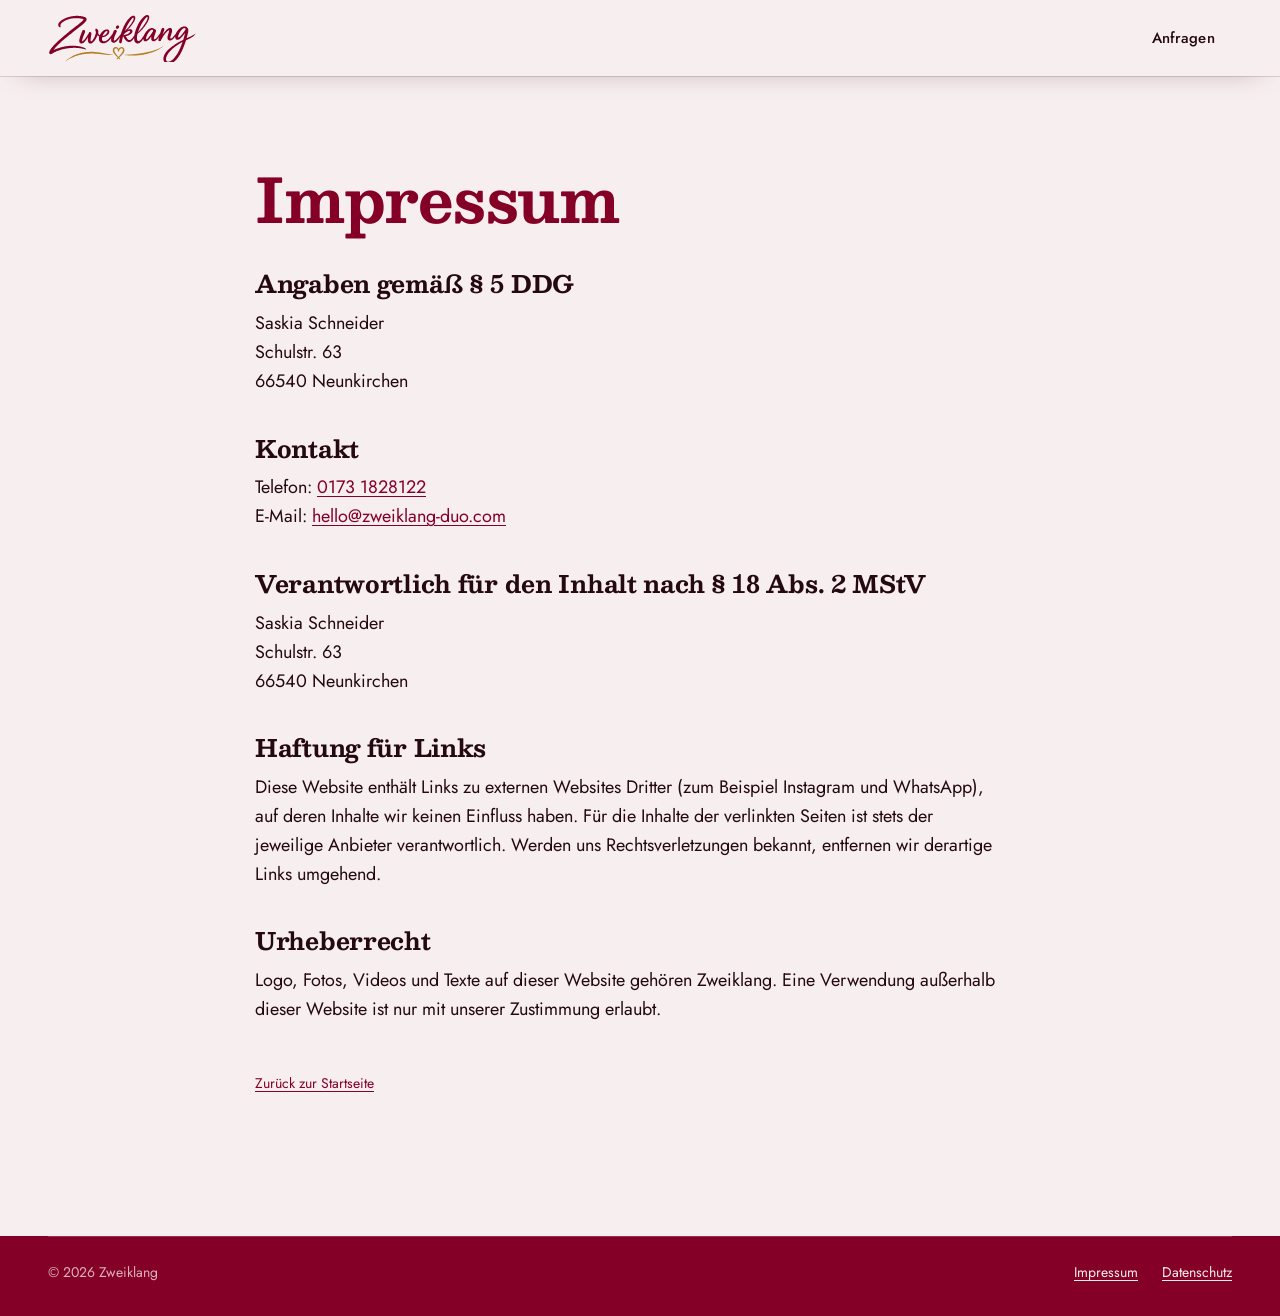
<file: impressum.html>
<!doctype html>
<html lang="de">
<head>
  <meta charset="utf-8">
  <meta name="viewport" content="width=device-width, initial-scale=1">
  <title>Impressum – Zweiklang</title>
  <meta name="robots" content="noindex, follow">
  <meta name="theme-color" content="#840026">
  <link rel="icon" href="assets/img/favicon.svg" type="image/svg+xml">
  <link rel="stylesheet" href="assets/css/style.css?v=20261117a">
</head>
<body>
  <a class="sprung" href="#inhalt">Zum Inhalt springen</a>

  <header class="kopf ist-fest">
    <div class="kopf__innen kopf__innen--schlicht">
      <a class="kopf__marke" href="index.html" aria-label="Zweiklang – zur Startseite">
        <img class="marke marke--wein" src="assets/img/wortmarke-wein.svg" alt="" width="149" height="48">
      </a>
      <a class="btn btn--klein kopf__cta" href="index.html#anfragen">Anfragen</a>
    </div>
  </header>

  <main id="inhalt" class="recht">
    <div class="container recht__inhalt">
      <h1>Impressum</h1>

      <h2>Angaben gemäß § 5 DDG</h2>
      <p>Saskia Schneider<br>
      Schulstr. 63<br>
      66540 Neunkirchen</p>

      <h2>Kontakt</h2>
      <p>Telefon: <a href="tel:+491731828122">0173 1828122</a><br>
      E-Mail: <a href="mailto:hello@zweiklang-duo.com">hello@zweiklang-duo.com</a></p>

      <h2>Verantwortlich für den Inhalt nach § 18 Abs. 2 MStV</h2>
      <p>Saskia Schneider<br>
      Schulstr. 63<br>
      66540 Neunkirchen</p>

      <h2>Haftung für Links</h2>
      <p>Diese Website enthält Links zu externen Websites Dritter (zum Beispiel Instagram und WhatsApp), auf deren Inhalte wir keinen Einfluss haben. Für die Inhalte der verlinkten Seiten ist stets der jeweilige Anbieter verantwortlich. Werden uns Rechtsverletzungen bekannt, entfernen wir derartige Links umgehend.</p>

      <h2>Urheberrecht</h2>
      <p>Logo, Fotos, Videos und Texte auf dieser Website gehören Zweiklang. Eine Verwendung außerhalb dieser Website ist nur mit unserer Zustimmung erlaubt.</p>

      <p class="stand"><a href="index.html">Zurück zur Startseite</a></p>
    </div>
  </main>

  <footer class="fuss">
    <div class="container fuss__innen">
      <p>© <span data-jahr>2026</span> Zweiklang</p>
      <nav class="fuss__nav" aria-label="Rechtliches">
        <a href="impressum.html" aria-current="page">Impressum</a>
        <a href="datenschutz.html">Datenschutz</a>
      </nav>
    </div>
  </footer>
  <script>document.querySelector('[data-jahr]').textContent = new Date().getFullYear();</script>
</body>
</html>
</file>
<file: assets/css/style.css>
/* ==========================================================================
   Zweiklang – Stylesheet
   Farben aus dem Logo (Weinrot, Gold, Tinte), Puder als heller Grund.
   Verspielt im Stil der Instagram-Steckbriefe: Fotos als Abzüge mit
   Klebeband, handgezeichnete Kritzel, Wellen statt harter Kanten.
   ========================================================================== */

@font-face {
  font-family: "Besley";
  src: url("../fonts/besley-normal.woff2") format("woff2");
  font-weight: 400 900;
  font-style: normal;
  font-display: swap;
}
@font-face {
  font-family: "Besley";
  src: url("../fonts/besley-italic.woff2") format("woff2");
  font-weight: 400 900;
  font-style: italic;
  font-display: swap;
}
@font-face {
  font-family: "Jost";
  src: url("../fonts/jost-normal.woff2") format("woff2");
  font-weight: 100 900;
  font-style: normal;
  font-display: swap;
}
@font-face {
  font-family: "Gochi Hand";
  src: url("../fonts/gochi-hand.woff2") format("woff2");
  font-weight: 400;
  font-style: normal;
  font-display: swap;
}

:root {
  /* Farben */
  --puder: #f7eeef;
  --papier: #fffafa;
  --wein: #840026;
  --wein-tief: #6a001e;
  --keller: #2a0710;
  --keller-2: #3a0b18;
  --gold: #b58022;
  --gold-hell: #dcab4c;
  --tinte: #24090f;
  --tinte-2: #5c3a42;
  --linie: rgba(36, 9, 15, 0.14);
  --linie-hell: rgba(247, 238, 239, 0.2);

  /* Schrift */
  --font-display: "Besley", Georgia, "Times New Roman", serif;
  --font-text: "Jost", "Segoe UI", system-ui, -apple-system, sans-serif;
  --font-hand: "Gochi Hand", "Segoe Print", "Bradley Hand", cursive;
  --fs-klein: 0.875rem;
  --fs-ui: 1rem;
  --fs-text: 1.125rem;
  --fs-lead: clamp(1.1875rem, 1.05rem + 0.45vw, 1.375rem);
  --fs-h3: clamp(1.5rem, 1.2rem + 1vw, 2.125rem);
  --fs-h2: clamp(2.25rem, 1.4rem + 3vw, 4rem);

  /* Raster */
  --container: 1280px;
  --rand: clamp(16px, 4vw, 48px);
  --kopf-h: 76px;
  --abstand: clamp(80px, 10vw, 140px);

  /* Bewegung */
  --ease: cubic-bezier(0.2, 0.7, 0.2, 1);
  --feder: cubic-bezier(0.34, 1.56, 0.64, 1);

  --fokus: var(--wein);
  --wellen-maske: url("data:image/svg+xml,%3Csvg xmlns='http://www.w3.org/2000/svg' viewBox='0 0 1440 64' preserveAspectRatio='none'%3E%3Cpath d='M0 64V34C160 6 320 4 480 22S800 60 960 44S1280 6 1440 26V64Z'/%3E%3C/svg%3E");
}

/* --- Basis --------------------------------------------------------------- */

*,
*::before,
*::after { box-sizing: border-box; }

html {
  scroll-behavior: smooth;
  scroll-padding-top: var(--kopf-h);
  -webkit-text-size-adjust: 100%;
}

body {
  margin: 0;
  background: var(--puder);
  color: var(--tinte);
  font: 400 var(--fs-text) / 1.6 var(--font-text);
  -webkit-font-smoothing: antialiased;
  text-rendering: optimizeLegibility;
  overflow-x: clip;
}

img, video, svg { display: block; max-width: 100%; }
img { height: auto; }

h1, h2, h3 {
  margin: 0;
  font-family: var(--font-display);
  font-weight: 700;
  line-height: 1.08;
  letter-spacing: -0.012em;
  text-wrap: balance;
}
h2 { font-size: var(--fs-h2); }
h3 { font-size: var(--fs-h3); }

p { margin: 0 0 1em; text-wrap: pretty; }
a { color: inherit; text-underline-offset: 0.18em; text-decoration-thickness: 1px; }
a:hover { text-decoration-thickness: 2px; }

:focus-visible {
  outline: 3px solid var(--fokus);
  outline-offset: 3px;
  border-radius: 4px;
}

.container {
  width: min(100% - 2 * var(--rand), var(--container));
  margin-inline: auto;
}

.abschnitt { padding-block: var(--abstand); }
.lead { font-size: var(--fs-lead); line-height: 1.5; }
.sprite { position: absolute; width: 0; height: 0; overflow: hidden; }
.sr-only {
  position: absolute;
  width: 1px;
  height: 1px;
  overflow: hidden;
  clip: rect(0 0 0 0);
  white-space: nowrap;
}
.icon { width: 1.2em; height: 1.2em; fill: currentColor; flex: none; transition: transform 0.35s var(--feder); }

.sprung {
  position: absolute;
  left: 16px;
  top: 12px;
  z-index: 100;
  padding: 0.6em 1em;
  background: var(--papier);
  color: var(--wein);
  border-radius: 999px;
  transform: translateY(-160%);
  transition: transform 0.2s;
}
.sprung:focus { transform: none; }

/* Handschrift wie in den Steckbriefen */
.handnotiz {
  margin: 0;
  font-family: var(--font-hand);
  font-size: clamp(1.25rem, 1rem + 0.8vw, 1.6rem);
  line-height: 1.1;
  color: var(--wein);
}

/* --- Kritzel (handgezeichnete SVGs) -------------------------------------- */

.kritzel {
  display: inline-block;
  width: 3rem;
  height: 3rem;
  fill: none;
  stroke: currentColor;
  stroke-width: 5;
  stroke-linecap: round;
  stroke-linejoin: round;
  overflow: visible;
  vertical-align: middle;
  pointer-events: none;
}
.kritzel--gold { color: var(--gold); }
.kritzel--wein { color: var(--wein); }

/* Kritzel zeichnen sich selbst, sobald sie ins Bild kommen */
.bewegung .kritzel[data-zeichnen] {
  stroke-dasharray: 1 1.2; /* Lücke länger als der Pfad: versteckt ohne Punkt-Reste */
  stroke-dashoffset: 1.1;
  transition: stroke-dashoffset 1.2s cubic-bezier(0.65, 0, 0.35, 1) var(--verzug, 0.2s);
}
.bewegung .kritzel[data-zeichnen].ist-sichtbar { stroke-dashoffset: 0; }

.schwebt { animation: schweben 6s ease-in-out infinite; }
.schwebt:nth-of-type(2n) { animation-duration: 7.5s; animation-delay: -2s; }
@keyframes schweben {
  0%, 100% { transform: translateY(0) rotate(0deg); }
  50% { transform: translateY(-10px) rotate(9deg); }
}

/* --- Abzüge (Fotos wie ausgedruckt) -------------------------------------- */

.print {
  position: relative;
  display: block;
  margin: 0;
  padding: 8px;
  border: 0;
  border-radius: 10px;
  background: #fff;
  color: inherit;
  font: inherit;
  box-shadow: 0 24px 48px -24px rgba(36, 9, 15, 0.5), 0 2px 6px rgba(36, 9, 15, 0.08);
  rotate: var(--dreh, 0deg);
  transition: rotate 0.55s var(--feder), scale 0.55s var(--feder), box-shadow 0.35s, translate 0.45s ease-out;
}
.print img,
.print video { display: block; width: 100%; border-radius: 5px; }
.print:hover,
.print:focus-visible {
  z-index: 5;
  rotate: 0deg;
  scale: 1.035;
  box-shadow: 0 36px 64px -28px rgba(36, 9, 15, 0.55), 0 3px 10px rgba(36, 9, 15, 0.1);
}
.print--polaroid { padding: 10px 10px 0; }
.print--polaroid figcaption { padding: 0.7rem 0.3rem 0.9rem; text-align: center; color: var(--tinte); }

/* Klebeband */
.print--band::before {
  content: "";
  position: absolute;
  z-index: 2;
  top: -13px;
  left: 50%;
  width: 92px;
  height: 26px;
  translate: -50% 0;
  rotate: -4deg;
  background: rgba(220, 171, 76, 0.55);
  box-shadow: 0 1px 2px rgba(36, 9, 15, 0.1);
}

/* Auftritt beim Scrollen: Elemente "landen" wie hingelegt */
.bewegung [data-auftritt] { opacity: 0; }
.bewegung [data-auftritt].ist-sichtbar { animation: landen 0.95s var(--feder) calc(var(--i, 0) * 110ms) both; }
@keyframes landen {
  from { opacity: 0; transform: translateY(46px) rotate(5deg) scale(0.96); }
  to { opacity: 1; transform: none; }
}

/* --- Buttons ------------------------------------------------------------- */

.btn {
  display: inline-flex;
  align-items: center;
  gap: 0.6em;
  padding: 0.95em 1.5em;
  border: 0;
  border-radius: 999px;
  font: 500 var(--fs-ui) / 1.1 var(--font-text);
  letter-spacing: 0.01em;
  text-decoration: none;
  cursor: pointer;
  transition: transform 0.35s var(--feder), background-color 0.2s, color 0.2s, box-shadow 0.2s;
}
.btn:hover { transform: translateY(-2px) rotate(-1.5deg); text-decoration: none; }
.btn:hover .icon { transform: scale(1.18) rotate(-10deg); }
.btn:active { transform: translateY(1px) scale(0.98); }
.btn--klein { padding: 0.7em 1.15em; font-size: 0.9375rem; }

.btn--hell { background: var(--puder); color: var(--wein); }
.btn--hell:hover { background: #fff; }
.btn--rand-hell { color: var(--puder); box-shadow: inset 0 0 0 1.5px rgba(247, 238, 239, 0.55); background: transparent; }
.btn--rand-hell:hover { background: rgba(247, 238, 239, 0.1); box-shadow: inset 0 0 0 1.5px var(--puder); }
.btn--wein { background: var(--wein); color: var(--puder); }
.btn--wein:hover { background: var(--wein-tief); }
.btn--rand-wein { color: var(--wein); box-shadow: inset 0 0 0 1.5px var(--wein); background: transparent; }
.btn--rand-wein:hover { background: rgba(132, 0, 38, 0.06); }

/* --- Kopfzeile ----------------------------------------------------------- */

.kopf {
  position: fixed;
  inset: 0 0 auto;
  z-index: 50;
  height: var(--kopf-h);
  background: rgba(247, 238, 239, 0.9);
  color: var(--tinte);
  -webkit-backdrop-filter: blur(14px);
  backdrop-filter: blur(14px);
  transition: box-shadow 0.35s;
}
.kopf.ist-fest,
.kopf.menue-offen { box-shadow: 0 1px 0 var(--linie), 0 10px 30px -20px rgba(36, 9, 15, 0.4); }

.kopf__innen {
  display: flex;
  align-items: center;
  gap: clamp(16px, 2.4vw, 36px);
  width: min(100% - 2 * var(--rand), var(--container));
  height: 100%;
  margin-inline: auto;
}
.kopf__innen--schlicht { justify-content: space-between; }

.kopf__marke {
  display: block;
  flex: none;
  width: 149px;
  height: 48px;
  transition: opacity 0.35s, transform 0.5s var(--feder), visibility 0s;
}
.kopf__marke img { width: 100%; height: 100%; }
.kopf__marke:hover { transform: rotate(-3deg) scale(1.04); }
/* Über dem Aufmacher steht das große Logo – der kleine Schriftzug erscheint erst beim Scrollen */
.kopf:not(.ist-fest):not(.menue-offen) .kopf__marke {
  opacity: 0;
  visibility: hidden;
  transform: translateY(-8px);
  transition: opacity 0.2s, transform 0.2s, visibility 0s 0.2s;
}

.kopf__nav { margin-left: auto; }
.kopf__nav ul { display: flex; gap: clamp(16px, 2vw, 32px); margin: 0; padding: 0; list-style: none; }
.kopf__nav a {
  position: relative;
  display: block;
  padding-block: 0.5rem;
  font-weight: 500;
  font-size: var(--fs-ui);
  text-decoration: none;
  transition: color 0.2s;
}
.kopf__nav a::after {
  content: "";
  position: absolute;
  left: 0;
  right: 0;
  bottom: 0.2rem;
  height: 2px;
  border-radius: 2px;
  background: var(--gold);
  transform: scaleX(0) rotate(-2deg);
  transform-origin: left;
  transition: transform 0.35s var(--feder);
}
.kopf__nav a:hover { color: var(--wein); }
.kopf__nav a:hover::after,
.kopf__nav a[aria-current="true"]::after { transform: scaleX(1) rotate(-2deg); }
.kopf__nav-cta { display: none; }

.kopf__menu {
  display: none;
  align-items: center;
  gap: 0.55em;
  padding: 0.6em 0.2em 0.6em 0.4em;
  border: 0;
  background: none;
  color: inherit;
  font: 500 var(--fs-ui) / 1 var(--font-text);
  cursor: pointer;
}
.kopf__menu-striche {
  position: relative;
  width: 20px;
  height: 10px;
  border-block: 1.75px solid currentColor;
  transition: border-color 0.2s;
}
.kopf.menue-offen .kopf__menu-striche { border-color: transparent; }
.kopf.menue-offen .kopf__menu-striche::before,
.kopf.menue-offen .kopf__menu-striche::after {
  content: "";
  position: absolute;
  left: 0;
  right: 0;
  top: 50%;
  height: 1.75px;
  margin-top: -1px;
  background: currentColor;
  transform: rotate(45deg);
}
.kopf.menue-offen .kopf__menu-striche::after { transform: rotate(-45deg); }

/* --- Aufmacher ----------------------------------------------------------- */

.hero {
  position: relative;
  padding-top: var(--kopf-h);
  background: var(--puder);
  overflow: clip;
}
.hero__raster {
  display: grid;
  grid-template-columns: minmax(0, 1fr) minmax(0, 1fr);
  gap: clamp(24px, 4vw, 72px);
  align-items: center;
  min-height: min(calc(100svh - var(--kopf-h)), 880px);
  padding-block: clamp(20px, 4vh, 56px);
}

.hero__text {
  display: flex;
  flex-direction: column;
  align-items: center;
  text-align: center;
}
.hero__logo { width: min(100%, 31rem, 50svh); margin: 0; }
.hero__logo img { width: 100%; height: auto; }

.hero__slogan {
  margin: clamp(12px, 2.4vh, 24px) 0 0;
  font-family: var(--font-display);
  font-weight: 700;
  font-size: clamp(1.75rem, 1.1rem + 1.6vw, 2.5rem);
  line-height: 1.1;
  letter-spacing: -0.015em;
  color: var(--wein);
  text-wrap: balance;
}
.hero__lead { max-width: 40ch; margin: 0.8rem 0 0; font-size: var(--fs-lead); line-height: 1.5; color: var(--tinte-2); }
.hero__aktionen {
  display: flex;
  flex-wrap: wrap;
  justify-content: center;
  gap: 0.75rem;
  margin-top: clamp(18px, 3vh, 30px);
}

/* Bühne mit Abzügen, Fleck und Kritzeln – reagiert auf die Maus (Parallax) */
.hero__buehne { position: relative; height: clamp(420px, 40vw, 560px); }
.parallax {
  translate: calc(var(--mx, 0) * var(--tiefe, 1) * 1px) calc(var(--my, 0) * var(--tiefe, 1) * 1px);
}
.hero__fleck {
  position: absolute;
  inset: 4% 4% 6% 14%;
  background: var(--wein);
  border-radius: 58% 42% 55% 45% / 47% 55% 45% 53%;
  transition: translate 0.6s ease-out;
}
.bewegung .hero__fleck { animation: fleck-rein 1s var(--ease) 0.1s both, fleck 16s ease-in-out 1.1s infinite alternate; }
@keyframes fleck-rein { from { opacity: 0; transform: scale(0.7); } to { opacity: 1; transform: none; } }
@keyframes fleck {
  0% { border-radius: 58% 42% 55% 45% / 47% 55% 45% 53%; transform: rotate(0deg); }
  50% { border-radius: 42% 58% 44% 56% / 58% 42% 58% 42%; transform: rotate(4deg); }
  100% { border-radius: 52% 48% 38% 62% / 42% 60% 40% 58%; transform: rotate(-3deg); }
}

.hero__foto { position: absolute; left: 0; top: 9%; width: 84%; }
.hero__foto img { aspect-ratio: 4 / 3; object-fit: cover; object-position: 50% 60%; }
.hero__clip { position: absolute; right: 0; bottom: -2%; width: 26%; padding: 7px; cursor: pointer; }
.hero__clip video { aspect-ratio: 9 / 16; object-fit: cover; }
.hero__clip-play {
  position: absolute;
  left: 50%;
  top: 50%;
  display: grid;
  place-items: center;
  width: 52px;
  height: 52px;
  translate: -50% -50%;
  border-radius: 50%;
  background: rgba(255, 255, 255, 0.94);
  color: var(--wein);
  box-shadow: 0 8px 20px -8px rgba(36, 9, 15, 0.5);
  transition: scale 0.35s var(--feder);
}
.hero__clip-play .icon { width: 22px; height: 22px; margin-left: 3px; }
.hero__clip:hover .hero__clip-play { scale: 1.12; }
.hero__clip-play::before {
  content: "";
  position: absolute;
  inset: -7px;
  border: 2px solid rgba(255, 255, 255, 0.85);
  border-radius: 50%;
}
.bewegung .hero__clip-play::before { animation: puls 2.4s ease-out infinite; }
@keyframes puls { from { transform: scale(0.85); opacity: 1; } to { transform: scale(1.45); opacity: 0; } }

.hero__buehne .kritzel { transition: translate 0.5s ease-out; }
.bewegung .hero__buehne .kritzel[data-zeichnen] {
  transition: stroke-dashoffset 1.2s cubic-bezier(0.65, 0, 0.35, 1) var(--verzug, 0.2s), translate 0.5s ease-out;
}
.hero__notiz { position: absolute; left: 8%; bottom: 0; rotate: -6deg; transition: translate 0.45s ease-out; }
.hero__notiz-pfeil { width: 3.4rem; height: 3.4rem; margin: -0.6rem 0 0 2.2rem; rotate: -18deg; color: var(--gold); --verzug: 1.6s; }
.hero__k1 { position: absolute; right: 2%; top: 0; width: 3.6rem; height: 3.6rem; --verzug: 1.2s; }
.hero__k2 { position: absolute; left: -4%; top: 2%; width: 2.8rem; height: 2.8rem; --verzug: 1.4s; }
.hero__k3 { position: absolute; left: 40%; top: -5%; width: 3.2rem; height: 3.2rem; --verzug: 1.5s; }
.hero__k4 { position: absolute; left: 52%; bottom: 2%; width: 2rem; height: 2rem; --verzug: 1.8s; }

/* Einstieg: Text steigt, Abzüge fallen auf den Fleck */
@keyframes steigen { from { opacity: 0; transform: translateY(22px); } to { opacity: 1; transform: none; } }
@keyframes abzug-rein { from { opacity: 0; transform: translateY(70px) rotate(14deg) scale(0.88); } to { opacity: 1; transform: none; } }
.bewegung .hero__slogan { animation: steigen 0.8s var(--ease) 0.9s both; }
.bewegung .hero__lead { animation: steigen 0.8s var(--ease) 1.05s both; }
.bewegung .hero__aktionen { animation: steigen 0.8s var(--ease) 1.2s both; }
.bewegung .hero__foto { animation: abzug-rein 1.1s var(--feder) 0.3s both; }
.bewegung .hero__clip { animation: abzug-rein 1.1s var(--feder) 0.6s both; }
.bewegung .hero__notiz { animation: steigen 0.7s var(--ease) 1.4s both; }

/* --- Über uns + Steckbriefe ---------------------------------------------- */

.ueber { background: var(--papier); }
.ueber__raster {
  display: grid;
  grid-template-columns: minmax(0, 5fr) minmax(0, 6fr);
  gap: clamp(20px, 6vw, 96px);
  align-items: start;
}
.ueber__raster h2 { color: var(--wein); }
.ueber__herz { width: 0.8em; height: 0.8em; margin-left: 0.15em; rotate: 12deg; vertical-align: 0.05em; }
.ueber__text p { max-width: 58ch; }
.ueber__text .lead { margin-bottom: 1.25em; }
.ueber__gruss {
  margin-top: 1.75rem;
  font-family: var(--font-hand);
  font-size: clamp(1.75rem, 1.3rem + 1.2vw, 2.4rem);
  line-height: 1;
  color: var(--wein);
  rotate: -3deg;
  width: fit-content;
}

.steckbriefe__rahmen { position: relative; margin-top: clamp(56px, 7vw, 104px); }
.steckbriefe__hinweis { position: absolute; right: 3%; top: -1.6rem; rotate: 5deg; }
.steckbriefe {
  display: flex;
  justify-content: center;
  align-items: flex-start;
  margin: 0;
  padding: 26px 0 0;
  list-style: none;
}
.steckbrief { position: relative; width: 31%; margin-inline: -0.6%; }
.steckbrief:nth-child(2) { z-index: 1; margin-top: 46px; }
.steckbrief:nth-child(3) { margin-top: 14px; }
.steckbrief__knopf { width: 100%; cursor: zoom-in; }
.steckbrief__knopf img { aspect-ratio: 4 / 5; object-fit: cover; }
.steckbrief--folgt .print {
  display: flex;
  flex-direction: column;
  justify-content: flex-end;
  gap: 0.6rem;
  aspect-ratio: 4 / 5;
  padding: clamp(20px, 2.4vw, 36px);
  background: var(--wein);
  color: var(--puder);
}
.steckbrief__name { font-family: var(--font-hand); font-size: clamp(2.5rem, 1.4rem + 3vw, 4.5rem); line-height: 1; }
.steckbrief__text a { color: var(--puder); font-weight: 500; }

/* --- Motto --------------------------------------------------------------- */

/* Welle statt harter Kante oben */
.welle { position: relative; }
.welle::before {
  content: "";
  position: absolute;
  left: 0;
  right: 0;
  bottom: calc(100% - 1px);
  height: clamp(28px, 4vw, 64px);
  background: inherit;
  -webkit-mask: var(--wellen-maske) center bottom / 100% 100% no-repeat;
  mask: var(--wellen-maske) center bottom / 100% 100% no-repeat;
  pointer-events: none;
}

.motto {
  --fokus: var(--gold-hell);
  padding-block: clamp(80px, 11vw, 170px) clamp(40px, 5vw, 72px);
  background: var(--keller);
  color: var(--gold-hell);
}
.motto__text {
  display: flex;
  flex-direction: column;
  align-items: flex-start;
  width: min(100% - 2 * var(--rand), var(--container));
  margin: 0 auto;
  font-family: var(--font-display);
  font-style: italic;
  font-weight: 600;
  font-size: clamp(2.5rem, 0.5rem + 6.6vw, 7.25rem);
  line-height: 1.06;
  letter-spacing: -0.02em;
  hyphens: manual;
}
.motto__wort { position: relative; display: block; }
.motto__wort:nth-child(2) { margin-left: 11%; }
.motto__wort:nth-child(3) { margin-left: 22%; }
.motto__welle { position: absolute; left: 2%; bottom: -0.14em; width: 96%; height: 0.32em; color: var(--puder); stroke-width: 2.5; opacity: 0.85; }
.bewegung .motto--aktiv .motto__wort { color: rgba(247, 238, 239, 0.14); transition: color 0.9s var(--ease); }
.bewegung .motto--aktiv .motto__wort.ist-an { color: var(--gold-hell); }
.bewegung .motto--aktiv .motto__wort .kritzel {
  stroke-dasharray: 1 1.2; /* Lücke länger als der Pfad: versteckt ohne Punkt-Reste */
  stroke-dashoffset: 1.1;
  transition: stroke-dashoffset 1.1s cubic-bezier(0.65, 0, 0.35, 1) 0.5s;
}
.bewegung .motto--aktiv .motto__wort.ist-an .kritzel { stroke-dashoffset: 0; }

/* --- Videos -------------------------------------------------------------- */

.videos {
  --fokus: var(--gold-hell);
  padding-block: clamp(48px, 6vw, 96px) clamp(110px, 12vw, 170px);
  background: var(--keller);
  color: var(--puder);
}
.videos__kopf {
  display: grid;
  grid-template-columns: minmax(0, 1fr) minmax(0, 1fr);
  gap: 2rem;
  align-items: end;
  margin-bottom: clamp(36px, 4.5vw, 64px);
}
.videos__kopf p { max-width: 46ch; margin: 0; color: rgba(247, 238, 239, 0.75); justify-self: end; }

.videos__filter { display: flex; flex-wrap: wrap; gap: 0.6rem; margin-bottom: clamp(28px, 3.5vw, 48px); }
.videos__chip {
  display: inline-flex;
  align-items: center;
  gap: 0.55em;
  padding: 0.7em 1.15em;
  border: 0;
  border-radius: 999px;
  background: transparent;
  box-shadow: inset 0 0 0 1.5px rgba(247, 238, 239, 0.35);
  color: var(--puder);
  font: 500 1rem / 1 var(--font-text);
  cursor: pointer;
  transition: background-color 0.2s, color 0.2s, box-shadow 0.2s, transform 0.4s var(--feder);
}
.videos__chip:hover { box-shadow: inset 0 0 0 1.5px var(--puder); transform: translateY(-2px) rotate(-1.5deg); }
.videos__chip[aria-pressed="true"] { background: var(--gold-hell); color: var(--keller); box-shadow: none; transform: rotate(-2deg); }
.videos__anzahl {
  display: grid;
  place-items: center;
  min-width: 1.6em;
  height: 1.6em;
  padding-inline: 0.3em;
  border-radius: 999px;
  background: rgba(247, 238, 239, 0.15);
  font-size: 0.8125rem;
  font-variant-numeric: tabular-nums;
}
.videos__chip[aria-pressed="true"] .videos__anzahl { background: rgba(42, 7, 16, 0.15); }

.videos__raster {
  display: flex;
  flex-wrap: wrap;
  justify-content: center;
  gap: clamp(16px, 1.8vw, 26px);
  margin: 0;
  padding: 0;
  list-style: none;
}

/* Videos als schräge Handy-Karten – richten sich beim Drüberfahren auf und spielen stumm an */
.video {
  position: relative;
  width: clamp(150px, 13vw, 192px); /* 5 Videos + Instagram-Karte passen in eine Reihe */
  aspect-ratio: 9 / 16;
  overflow: hidden;
  border-radius: 18px;
  background: #1a0409;
  box-shadow: 0 22px 44px -22px rgba(0, 0, 0, 0.75), inset 0 0 0 1px rgba(247, 238, 239, 0.08);
  rotate: var(--dreh, 0deg);
  transition: rotate 0.5s var(--feder), scale 0.5s var(--feder);
}
.video:hover,
.video:focus-within { z-index: 3; rotate: 0deg; scale: 1.04; }

.video__knopf {
  position: absolute;
  inset: 0;
  display: block;
  width: 100%;
  height: 100%;
  padding: 0;
  border: 0;
  background: none;
  color: var(--puder);
  text-align: left;
  text-decoration: none;
  cursor: pointer;
}
.video__knopf:focus-visible { outline-offset: -5px; border-radius: 18px; }
.video__knopf img,
.video__vorschau {
  position: absolute;
  inset: 0;
  width: 100%;
  height: 100%;
  object-fit: cover;
}
.video__vorschau { opacity: 0; transition: opacity 0.35s; }
.video.spielt-vorschau .video__vorschau { opacity: 1; }
.video__knopf::after {
  content: "";
  position: absolute;
  inset: 50% 0 0;
  background: linear-gradient(to top, rgba(26, 4, 9, 0.88), rgba(26, 4, 9, 0));
}

.video__play {
  position: absolute;
  left: 50%;
  top: 50%;
  z-index: 1;
  display: grid;
  place-items: center;
  width: 54px;
  height: 54px;
  translate: -50% -50%;
  border-radius: 50%;
  background: rgba(247, 238, 239, 0.94);
  color: var(--wein);
  transition: scale 0.4s var(--feder), opacity 0.3s, background-color 0.2s;
}
.video__play .icon { width: 22px; height: 22px; margin-left: 3px; }
.video__knopf:hover .video__play { scale: 1.12; background: #fff; }
.video.spielt-vorschau .video__play { opacity: 0.85; }
.video__info {
  position: absolute;
  left: 0;
  right: 0;
  bottom: 0;
  z-index: 1;
  display: flex;
  align-items: baseline;
  justify-content: space-between;
  gap: 0.5rem;
  padding: clamp(10px, 1.2vw, 18px);
}
.video__titel { font-family: var(--font-display); font-weight: 600; font-size: 1.0625rem; line-height: 1.2; }
.video__dauer { flex: none; font-size: 0.8125rem; font-variant-numeric: tabular-nums; color: rgba(247, 238, 239, 0.8); }

.video--mehr { background: var(--wein); }
.video--mehr a {
  position: absolute;
  inset: 0;
  display: flex;
  flex-direction: column;
  justify-content: flex-end;
  gap: 0.4rem;
  padding: clamp(14px, 1.4vw, 22px);
  color: var(--puder);
  text-decoration: none;
  transition: background-color 0.2s;
}
.video--mehr a:hover { background: var(--wein-tief); }
.video--mehr .icon { width: 30px; height: 30px; margin-bottom: auto; }
.video--mehr a:hover .icon { transform: rotate(-12deg) scale(1.15); }
.video__mehr-titel { font-family: var(--font-hand); font-size: 1.6rem; line-height: 1.05; }
.video__mehr-text { font-size: 0.875rem; line-height: 1.4; color: rgba(247, 238, 239, 0.82); }

.hoerproben { margin-top: clamp(40px, 5vw, 72px); }
.hoerproben h3 { margin-bottom: 1rem; }
.hoerproben__liste { display: grid; gap: 0.75rem; margin: 0; padding: 0; list-style: none; }
.hoerproben__liste li {
  display: grid;
  grid-template-columns: minmax(0, 1fr) minmax(0, 2fr);
  gap: 1rem;
  align-items: center;
  padding-top: 0.75rem;
  border-top: 1px solid var(--linie-hell);
}
.hoerproben__liste audio { width: 100%; }
.hinweis-hell { color: rgba(247, 238, 239, 0.75); }

/* --- Laufband ------------------------------------------------------------ */

/* Rahmen schneidet das breitere, schräge Band seitlich ab (oben/unten darf es überlappen) */
.laufband-rahmen { position: relative; z-index: 4; overflow-x: clip; }
.laufband {
  position: relative;
  z-index: 4;
  width: 106%;
  margin: -44px 0 -44px -3%;
  padding-block: clamp(12px, 1.6vw, 20px);
  overflow: hidden;
  rotate: -2deg;
  background: var(--wein);
  color: var(--gold-hell);
  box-shadow: 0 18px 34px -20px rgba(0, 0, 0, 0.55);
}
.laufband__spur { display: flex; width: max-content; }
.laufband__teil {
  display: flex;
  align-items: center;
  gap: clamp(18px, 2.4vw, 36px);
  padding-right: clamp(18px, 2.4vw, 36px);
  font: italic 600 clamp(1.5rem, 1rem + 2vw, 2.75rem) / 1.1 var(--font-display);
  white-space: nowrap;
}
.laufband__herz { width: 0.75em; height: 0.75em; fill: var(--gold-hell); stroke: none; }
.bewegung .laufband__spur { animation: laufen 50s linear infinite; }
.laufband:hover .laufband__spur { animation-play-state: paused; }
@keyframes laufen { to { transform: translateX(-50%); } }

/* --- Repertoire ---------------------------------------------------------- */

.repertoire { background: var(--papier); }
.repertoire h2 { margin-bottom: clamp(32px, 4vw, 56px); color: var(--wein); }

.rep {
  display: grid;
  grid-template-columns: minmax(0, 6fr) minmax(0, 5fr) auto;
  gap: clamp(16px, 4vw, 64px);
  align-items: center;
  padding-block: clamp(24px, 3vw, 40px);
  border-top: 1.5px dashed var(--linie);
}
.rep:last-child { border-bottom: 1.5px dashed var(--linie); }
.rep__name {
  font-size: clamp(2rem, 1rem + 3.4vw, 4.25rem);
  font-weight: 700;
  line-height: 1.02;
  color: var(--tinte);
  transition: translate 0.45s var(--feder), color 0.3s;
}
.rep__text p { margin: 0; max-width: 40ch; color: var(--tinte-2); }
.rep__icon {
  width: clamp(3.2rem, 2.4rem + 2.4vw, 5rem);
  height: clamp(3.2rem, 2.4rem + 2.4vw, 5rem);
  stroke-width: 4;
  transition: rotate 0.5s var(--feder), scale 0.5s var(--feder);
}
.rep:nth-child(3n + 1) .rep__icon { color: var(--wein); }
.rep:nth-child(3n + 2) .rep__icon { color: var(--gold); }
.rep:nth-child(3n + 3) .rep__icon { color: var(--wein); }
.rep:hover .rep__name { translate: 12px 0; color: var(--wein); }
.rep:hover .rep__icon { rotate: -14deg; scale: 1.18; }
.rep__songs {
  columns: 2 14rem;
  column-gap: 2rem;
  margin: 1rem 0 0;
  padding: 0;
  list-style: none;
  font-size: 1rem;
}
.rep__songs li { break-inside: avoid; padding-block: 0.2rem; }
.repertoire__hinweis { margin: 2rem 0 0; color: var(--tinte-2); }
.repertoire__hinweis a { color: var(--wein); font-weight: 500; }

/* --- Termine ------------------------------------------------------------- */

.termine { background: var(--puder); }
.termine__raster {
  display: grid;
  grid-template-columns: minmax(0, 7fr) minmax(0, 4fr);
  gap: clamp(40px, 7vw, 112px);
  align-items: start;
}
.termine h2 { color: var(--wein); }
.termine__zwischen {
  margin: clamp(32px, 4vw, 48px) 0 0.75rem;
  font-family: var(--font-hand);
  font-size: 1.5rem;
  font-weight: 400;
  color: var(--tinte-2);
}
.termine__liste { margin: 0; padding: 0; list-style: none; }
.termin {
  display: grid;
  grid-template-columns: 6.5rem minmax(0, 1fr);
  gap: 1.25rem;
  align-items: baseline;
  padding-block: 1.25rem;
  border-top: 1.5px dashed var(--linie);
}
.termin:last-child { border-bottom: 1.5px dashed var(--linie); }
.termin__datum { display: grid; line-height: 1.1; }
.termin__tag { font-family: var(--font-display); font-weight: 700; font-size: 2.75rem; line-height: 1; color: var(--wein); }
.termin__monat { font-size: var(--fs-klein); color: var(--tinte-2); }
.termin__titel { margin: 0; font-family: var(--font-display); font-weight: 600; font-size: 1.5rem; line-height: 1.2; }
.termin__ort { margin: 0.2rem 0 0; color: var(--tinte-2); }
.termin__link { display: inline-block; margin-top: 0.4rem; color: var(--wein); font-weight: 500; }
.termine__liste--vergangen .termin__tag { color: var(--tinte-2); }
.termine__leer {
  margin: 0;
  padding: 1.5rem 18% 1.5rem 0;
  border-block: 1.5px dashed var(--linie);
  color: var(--tinte-2);
}
.termine__leer a { color: var(--wein); font-weight: 500; }
.termine__bild { position: sticky; top: calc(var(--kopf-h) + 40px); margin-top: 24px; }
.termine__bild img { aspect-ratio: 4 / 5; object-fit: cover; }

/* --- Galerie: lose verteilte Abzüge ------------------------------------- */

.galerie { padding-top: calc(var(--abstand) + 30px); }
.galerie__kopf { display: flex; flex-wrap: wrap; gap: 1.25rem 2rem; align-items: end; justify-content: space-between; }
.galerie__kopf h2 { color: var(--wein); }
.galerie__stern { width: 0.7em; height: 0.7em; margin-left: 0.15em; vertical-align: 0.15em; }
.galerie__hinweis { margin: 1.25rem 0 0; text-align: right; rotate: 3deg; }
.galerie__raster {
  columns: 3 240px;
  column-gap: clamp(18px, 2.4vw, 34px);
  margin: 1.5rem 0 0;
  padding: 0;
  list-style: none;
}
.galerie__eintrag { break-inside: avoid; padding: 10px 4px clamp(18px, 2.4vw, 32px); }
.galerie__knopf { width: 100%; cursor: zoom-in; }

/* --- Anfrage ------------------------------------------------------------- */

.anfrage { background: var(--papier); }
.anfrage__form {
  display: grid;
  grid-template-columns: minmax(0, 5fr) minmax(0, 6fr);
  gap: clamp(40px, 7vw, 120px);
  align-items: start;
}
.anfrage__links h2 { margin-bottom: 1.25rem; color: var(--wein); }
.anfrage__links > p { max-width: 42ch; color: var(--tinte-2); }

.anlaesse { margin: 2rem 0 0; padding: 0; border: 0; }
.anlaesse legend { margin-bottom: 0.5rem; padding: 0; font-family: var(--font-hand); font-size: 1.5rem; color: var(--tinte-2); }

.anlass { position: relative; display: block; width: fit-content; cursor: pointer; }
.anlass input { position: absolute; opacity: 0; width: 1px; height: 1px; }
.anlass span {
  position: relative;
  display: inline-flex;
  align-items: center;
  gap: 0.45em;
  padding-block: 0.1em;
  font-family: var(--font-display);
  font-weight: 600;
  font-size: clamp(1.75rem, 1rem + 2.2vw, 2.75rem);
  line-height: 1.15;
  color: rgba(36, 9, 15, 0.5);
  transition: color 0.2s, translate 0.4s var(--feder);
}
.anlass:hover span { color: var(--tinte); translate: 8px 0; }
.anlass input:checked + span { color: var(--wein); }
.anlass input:focus-visible + span { outline: 3px solid var(--fokus); outline-offset: 4px; border-radius: 4px; }
/* Ausgewählter Anlass wird handschriftlich eingekringelt */
.anlass__kreis {
  position: absolute;
  left: -10%;
  top: -24%;
  width: 120%;
  height: 148%;
  color: var(--gold);
  stroke-width: 2.6;
  stroke-dasharray: 1 1.2; /* Lücke länger als der Pfad: versteckt ohne Punkt-Reste */
  stroke-dashoffset: 1.1;
  transition: stroke-dashoffset 0.7s cubic-bezier(0.65, 0, 0.35, 1);
}
.anlass input:checked + span .anlass__kreis { stroke-dashoffset: 0; }

/* Herzchen, die beim Auswählen aufsteigen (per JS erzeugt) */
.herzchen-flug {
  position: fixed;
  z-index: 60;
  width: 18px;
  height: 18px;
  margin: -9px 0 0 -9px;
  fill: var(--wein);
  pointer-events: none;
}

.anfrage__karte {
  position: relative;
  padding: clamp(24px, 3vw, 44px);
  border-radius: 18px;
  background: #fff;
  box-shadow: 0 40px 80px -40px rgba(132, 0, 38, 0.32), 0 2px 8px rgba(36, 9, 15, 0.05);
}
.anfrage__pfeil { position: absolute; left: -5.2rem; top: 1.5rem; width: 4.4rem; height: 4.4rem; rotate: 24deg; }
.feld-reihe { display: grid; grid-template-columns: minmax(0, 1fr) minmax(0, 1fr); gap: 1rem; }
.feld { display: grid; gap: 0.4rem; margin-bottom: 1.1rem; }
.feld label { font-weight: 500; font-size: 0.9375rem; }
.feld__optional { font-weight: 400; color: var(--tinte-2); }
.feld input,
.feld textarea {
  width: 100%;
  padding: 0.8em 1em;
  border: 1.5px solid rgba(36, 9, 15, 0.2);
  border-radius: 12px;
  background: var(--papier);
  color: var(--tinte);
  font: 400 1rem / 1.4 var(--font-text);
  transition: border-color 0.2s, box-shadow 0.2s;
}
.feld textarea { resize: vertical; min-height: 7.5rem; }
.feld input:hover,
.feld textarea:hover { border-color: rgba(36, 9, 15, 0.38); }
.feld input:focus,
.feld textarea:focus { border-color: var(--wein); box-shadow: 0 0 0 4px rgba(132, 0, 38, 0.1); }
.feld input::placeholder,
.feld textarea::placeholder { color: rgba(36, 9, 15, 0.42); }
.anfrage__senden { display: flex; flex-wrap: wrap; gap: 0.75rem; margin-top: 1.5rem; }
.anfrage__hinweis { margin: 1.25rem 0 0; font-size: var(--fs-klein); line-height: 1.5; color: var(--tinte-2); }

/* --- Kontakt ------------------------------------------------------------- */

.kontakt {
  --fokus: var(--gold-hell);
  padding-block: var(--abstand) clamp(56px, 6vw, 88px);
  background: var(--wein);
  color: var(--puder);
}
.kontakt__stern { width: 0.7em; height: 0.7em; margin-left: 0.2em; vertical-align: 0.2em; color: var(--gold-hell); }
.kontakt__liste { display: grid; margin: clamp(32px, 5vw, 64px) 0 0; padding: 0; list-style: none; }
.kontakt__zeile {
  display: grid;
  grid-template-columns: 13rem minmax(0, 1fr) auto;
  gap: 0.5rem 2rem;
  align-items: baseline;
  padding-block: clamp(18px, 2.4vw, 30px);
  border-top: 1.5px dashed var(--linie-hell);
}
.kontakt__zeile:last-child { border-bottom: 1.5px dashed var(--linie-hell); }
.kontakt__art { font-family: var(--font-hand); font-size: 1.35rem; color: rgba(247, 238, 239, 0.75); }
.kontakt__wert {
  display: inline-block;
  width: fit-content;
  font-family: var(--font-display);
  font-weight: 600;
  font-size: clamp(1.5rem, 0.5rem + 3.6vw, 3.75rem);
  line-height: 1.1;
  letter-spacing: -0.015em;
  text-decoration: none;
  overflow-wrap: anywhere;
  background: linear-gradient(var(--gold-hell), var(--gold-hell)) 0 100% / 0 3px no-repeat;
  transition: background-size 0.4s var(--ease), translate 0.45s var(--feder);
}
.kontakt__wert:hover { background-size: 100% 3px; translate: 8px 0; }
.kontakt__extra { display: flex; flex-wrap: wrap; gap: 0.6rem; align-self: center; }
.kontakt__gruss {
  display: flex;
  flex-wrap: wrap;
  align-items: flex-end;
  justify-content: space-between;
  gap: 1.5rem;
  margin-top: clamp(56px, 7vw, 104px);
}
.kontakt__gruss img { width: clamp(180px, 22vw, 280px); transition: rotate 0.5s var(--feder); }
.kontakt__gruss img:hover { rotate: -4deg; }
.kontakt__gruss p { margin: 0; text-align: right; color: rgba(247, 238, 239, 0.75); }

/* --- Fußzeile ------------------------------------------------------------ */

.fuss {
  --fokus: var(--gold-hell);
  background: var(--wein);
  color: rgba(247, 238, 239, 0.75);
  font-size: var(--fs-klein);
}
.fuss__innen {
  display: flex;
  flex-wrap: wrap;
  gap: 1rem 2rem;
  justify-content: space-between;
  padding-block: 1.5rem 2rem;
  border-top: 1px solid var(--linie-hell);
}
.fuss p { margin: 0; }
.fuss__nav { display: flex; gap: 1.5rem; }
.fuss__nav a { color: var(--puder); }

/* --- Großansicht (Videos, Steckbriefe) ----------------------------------- */

.buehne {
  max-width: min(94vw, 1100px);
  max-height: 94svh;
  padding: 0;
  border: 0;
  overflow: visible;
  background: transparent;
  color: var(--puder);
}
.buehne::backdrop { background: rgba(26, 4, 9, 0.86); -webkit-backdrop-filter: blur(6px); backdrop-filter: blur(6px); }
.buehne__inhalt { display: grid; justify-items: center; gap: 0.75rem; }
.buehne__inhalt video,
.buehne__inhalt img {
  display: block;
  width: auto;
  max-width: 94vw;
  max-height: 84svh;
  border-radius: 14px;
  background: #000;
  box-shadow: 0 40px 80px -30px rgba(0, 0, 0, 0.7);
}
.buehne__titel { margin: 0; font-family: var(--font-hand); font-size: 1.6rem; color: var(--puder); }
.buehne__pfeil {
  position: fixed;
  top: 50%;
  z-index: 2;
  display: grid;
  place-items: center;
  width: 52px;
  height: 52px;
  translate: 0 -50%;
  border: 0;
  border-radius: 50%;
  background: rgba(247, 238, 239, 0.92);
  color: var(--wein);
  cursor: pointer;
  transition: scale 0.35s var(--feder), background-color 0.2s;
}
.buehne__pfeil:hover { scale: 1.1; background: #fff; }
.buehne__pfeil .icon { width: 24px; height: 24px; }
.buehne__pfeil--zurueck { left: 16px; }
.buehne__pfeil--zurueck .icon { rotate: 180deg; }
.buehne__pfeil--weiter { right: 16px; }
.buehne__pfeil[hidden] { display: none; }
.buehne__zu {
  position: fixed;
  top: 16px;
  right: 16px;
  z-index: 2;
  display: grid;
  place-items: center;
  width: 48px;
  height: 48px;
  border: 0;
  border-radius: 50%;
  background: var(--puder);
  color: var(--wein);
  cursor: pointer;
  transition: rotate 0.4s var(--feder), scale 0.4s var(--feder);
}
.buehne__zu:hover { rotate: 90deg; scale: 1.08; }
.buehne__zu .icon { width: 24px; height: 24px; }
.bewegung .buehne[open] .buehne__inhalt { animation: buehne-auf 0.55s var(--feder) both; }
@keyframes buehne-auf { from { opacity: 0; transform: scale(0.86) rotate(-4deg); } to { opacity: 1; transform: none; } }

/* --- Rechtstexte (Impressum, Datenschutz) -------------------------------- */

.recht { padding-block: calc(var(--kopf-h) + clamp(48px, 7vw, 96px)) var(--abstand); }
.recht__inhalt { max-width: 70ch; }
.recht h1 { margin-bottom: 2rem; font-size: var(--fs-h2); color: var(--wein); }
.recht h2 { margin: 2.5rem 0 0.75rem; font-size: 1.5rem; }
.recht h3 { margin: 1.5rem 0 0.5rem; font-size: 1.1875rem; }
.recht p, .recht li { color: var(--tinte); }
.recht ul { padding-left: 1.2em; }
.recht a { color: var(--wein); }
.recht .stand { margin-top: 3rem; color: var(--tinte-2); font-size: var(--fs-klein); }

/* --- Responsiv ----------------------------------------------------------- */


@media (max-width: 960px) {
  .kopf__menu { display: inline-flex; }
  .kopf__cta { margin-left: auto; }
  .kopf__nav {
    position: fixed;
    inset: var(--kopf-h) 0 auto;
    margin: 0;
    padding: 1rem var(--rand) 2rem;
    background: var(--puder);
    color: var(--tinte);
    box-shadow: 0 24px 40px -24px rgba(36, 9, 15, 0.35);
    opacity: 0;
    visibility: hidden;
    transform: translateY(-8px);
    transition: opacity 0.25s, transform 0.25s var(--ease), visibility 0s 0.25s;
  }
  .kopf.menue-offen .kopf__nav { opacity: 1; visibility: visible; transform: none; transition-delay: 0s; }
  .kopf__nav ul { flex-direction: column; gap: 0; }
  .kopf__nav a {
    padding-block: 0.7rem;
    border-bottom: 1.5px dashed var(--linie);
    font-family: var(--font-display);
    font-weight: 600;
    font-size: 1.75rem;
  }
  .kopf__nav a::after { display: none; }

  .ueber__raster,
  .termine__raster,
  .anfrage__form { grid-template-columns: minmax(0, 1fr); }
  .termine__bild { position: static; width: min(78%, 380px); margin: 8px auto 0; }
  .videos__kopf { grid-template-columns: minmax(0, 1fr); }
  .videos__kopf p { justify-self: start; }
  .kontakt__zeile { grid-template-columns: minmax(0, 1fr); }
  .kontakt__extra { margin-top: 0.5rem; }
  .anfrage__pfeil { display: none; }
}

@media (max-width: 860px) {
  .hero__raster { grid-template-columns: minmax(0, 1fr); min-height: 0; padding-block: 20px 64px; }
  .hero__logo { width: min(84vw, 23rem); }
  .hero__buehne { width: 100%; max-width: 560px; height: min(92vw, 470px); margin-inline: auto; }
}

/* --- Handy --------------------------------------------------------------- */
@media (max-width: 640px) {
  :root { --kopf-h: 60px; --abstand: 72px; }

  .kopf__marke { width: 112px; height: 36px; }
  .kopf .kopf__cta { display: none; }
  .kopf__menu { margin-left: auto; }
  .kopf__nav-cta { display: block; padding-top: 1.25rem; }
  .kopf__nav .kopf__nav-cta a {
    display: flex;
    justify-content: center;
    padding: 0.95em 1.5em;
    border-bottom: 0;
    font: 500 var(--fs-ui) / 1.1 var(--font-text);
    color: var(--puder);
  }

  .hero__aktionen,
  .anfrage__senden { flex-direction: column; align-items: stretch; width: 100%; }
  .hero__aktionen { max-width: 22rem; }
  .hero__aktionen .btn,
  .anfrage__senden .btn { justify-content: center; }
  .hero__foto { left: 0; top: 6%; width: 88%; }
  .hero__clip { width: 32%; right: 0; }
  .galerie__raster { columns: 2; column-gap: 12px; }
  .galerie__eintrag { padding: 6px 2px 14px; }
  .hero__clip-play { width: 42px; height: 42px; }
  .hero__notiz { left: 2%; bottom: 3%; font-size: 1.2rem; }
  .hero__notiz-pfeil { width: 2.6rem; height: 2.6rem; margin-left: 1.6rem; }

  /* Steckbriefe als Wischreihe */
  .steckbriefe__rahmen { margin-top: 48px; }
  .steckbriefe__hinweis { position: static; margin: 0 0 -6px; text-align: right; }
  .steckbriefe {
    display: grid;
    grid-auto-flow: column;
    grid-auto-columns: 74%;
    gap: 16px;
    justify-content: start;
    margin-inline: calc(-1 * var(--rand));
    padding: 30px var(--rand) 36px;
    overflow-x: auto;
    scroll-snap-type: x mandatory;
    scroll-padding-inline: var(--rand);
    scrollbar-width: none;
  }
  .steckbriefe::-webkit-scrollbar { display: none; }
  .steckbrief { width: auto; margin: 0 !important; scroll-snap-align: start; }
  .steckbriefe .print { rotate: calc(var(--dreh) * 0.5); }

  .motto { padding-block: 72px 32px; }
  .motto__wort:nth-child(2),
  .motto__wort:nth-child(3) { margin-left: 0; }

  .videos__raster { gap: 14px; }
  .video { width: calc(50% - 7px); rotate: calc(var(--dreh, 0deg) * 0.6); border-radius: 14px; }
  .videos__chip { padding: 0.6em 0.95em; font-size: 0.9375rem; }
  .video--mehr .icon { margin-bottom: auto; }
  .video__play { width: 44px; height: 44px; }
  .video__play .icon { width: 18px; height: 18px; }
  .video__titel { font-size: 0.9375rem; }

  .laufband { margin-block: -30px; }

  .rep { grid-template-columns: minmax(0, 1fr) auto; gap: 0.5rem 1rem; }
  .rep__text { grid-column: 1 / -1; grid-row: 2; }
  .rep__icon { grid-column: 2; grid-row: 1; }
  .termin { grid-template-columns: 4.75rem minmax(0, 1fr); gap: 1rem; }
  .termin__tag { font-size: 2.25rem; }

  .anlaesse__optionen { display: flex; flex-wrap: wrap; gap: 0.5rem; }
  .anlass span {
    padding: 0.7em 1.1em;
    border-radius: 999px;
    box-shadow: inset 0 0 0 1.5px rgba(36, 9, 15, 0.22);
    font: 500 1rem / 1 var(--font-text);
    color: var(--tinte);
    transition: background-color 0.2s, color 0.2s, box-shadow 0.2s, transform 0.4s var(--feder);
  }
  .anlass:hover span { translate: none; }
  .anlass input:checked + span { background: var(--wein); color: var(--puder); box-shadow: none; transform: rotate(-3deg) scale(1.05); }
  .anlass__kreis { display: none; }
  .anfrage__karte { padding: 20px; border-radius: 14px; }
  .feld-reihe { grid-template-columns: minmax(0, 1fr); gap: 0; }

  .kontakt__gruss p { text-align: left; }
}

@media (prefers-reduced-motion: reduce) {
  html { scroll-behavior: auto; }
  *,
  *::before,
  *::after {
    animation-duration: 0.01ms !important;
    animation-delay: 0s !important;
    animation-iteration-count: 1 !important;
    transition-duration: 0.01ms !important;
  }
}
</file>
